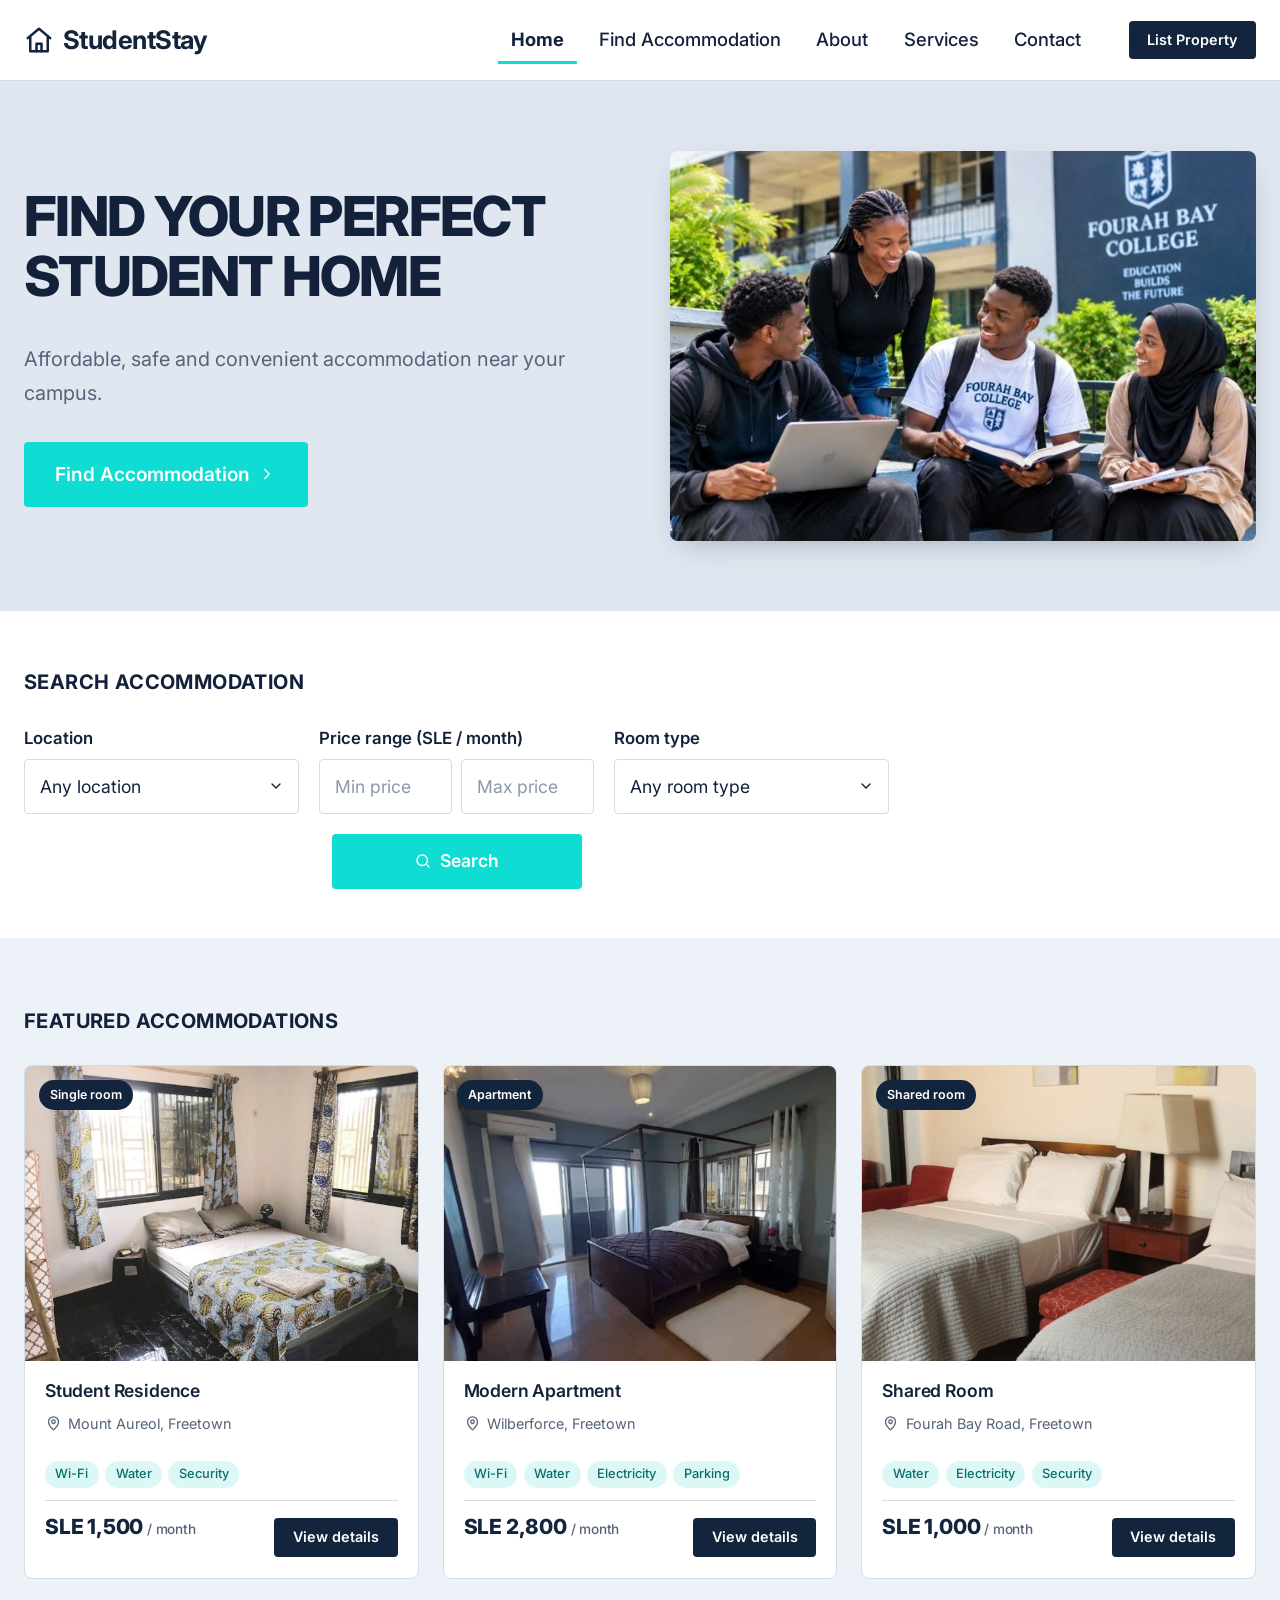
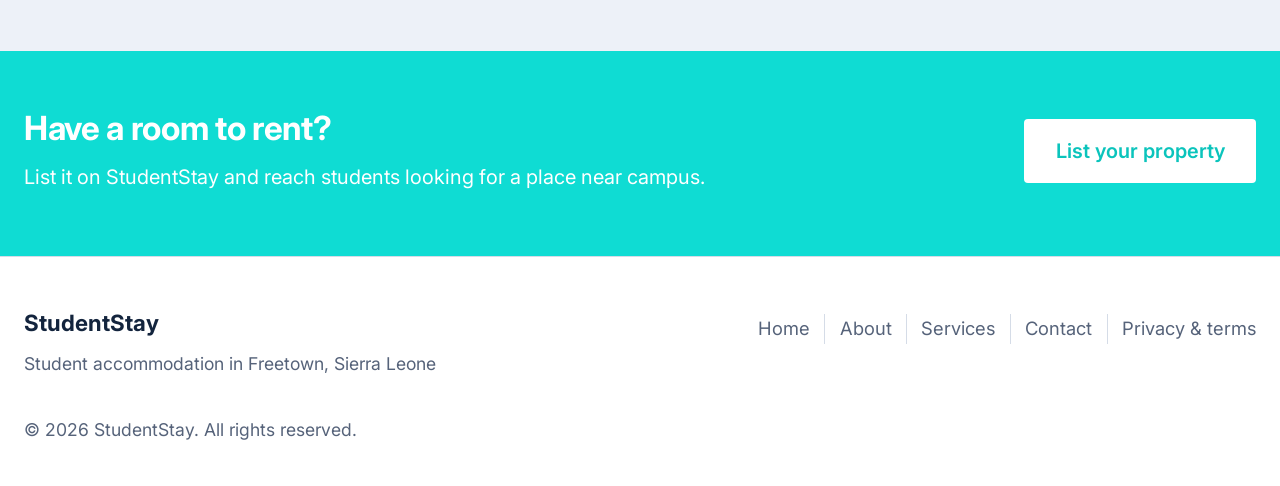
<file: index.html>
<!DOCTYPE html>
<html lang="en">
<head>
  <meta charset="UTF-8">
  <meta name="viewport" content="width=device-width, initial-scale=1">
  <title>StudentStay | Find your perfect student home in Freetown</title>
  <meta name="description" content="Search, compare and contact providers of safe, affordable student accommodation in Freetown.">
  <link rel="preconnect" href="https://fonts.googleapis.com">
  <link rel="preconnect" href="https://fonts.gstatic.com" crossorigin>
  <link href="https://fonts.googleapis.com/css2?family=Inter:wght@400;500;600;700;800&amp;display=swap" rel="stylesheet">
  <link rel="stylesheet" href="css/style.css">
</head>
<body>
  <a class="skip-link" href="#main">Skip to main content</a>

  <header class="site-header">
    <div class="wrap header-inner">
      <a class="brand" href="index.html" aria-label="StudentStay home">
        <span class="brand-mark"><svg class="icon" width="20" height="20" viewBox="0 0 24 24" fill="none" stroke="currentColor" stroke-width="1.8" stroke-linecap="round" stroke-linejoin="round" aria-hidden="true"><path d="M3 10.5 12 3l9 7.5"/><path d="M5 9.5V21h14V9.5"/><path d="M10 21v-6h4v6"/></svg></span>
        StudentStay
      </a>

      <input type="checkbox" id="nav-toggle" class="nav-toggle" aria-label="Open menu">
      <label for="nav-toggle" class="nav-burger" aria-hidden="true"><span></span><span></span><span></span></label>

      <nav class="site-nav" aria-label="Main">
        <ul class="nav-links">
          <li><a href="index.html" aria-current="page">Home</a></li>
          <li><a href="accommodation.html">Find Accommodation</a></li>
          <li><a href="about.html">About</a></li>
          <li><a href="services.html">Services</a></li>
          <li><a href="contact.html">Contact</a></li>
        </ul>
        <a class="btn btn-primary btn-sm" href="list-property.html">List Property</a>
      </nav>
    </div>
  </header>

  <main id="main">
    <section class="hero">
      <div class="wrap hero-grid">
        <div>
          <h1>Find your perfect student home</h1>
          <p class="hero-lead">Affordable, safe and convenient accommodation near your campus.</p>
          <a class="btn btn-accent btn-lg" href="accommodation.html">Find Accommodation<svg class="icon" width="20" height="20" viewBox="0 0 24 24" fill="none" stroke="currentColor" stroke-width="1.8" stroke-linecap="round" stroke-linejoin="round" aria-hidden="true"><path d="m9 6 6 6-6 6"/></svg></a>
        </div>
        <div class="hero-media">
          <div class="photo"><img src="images/hero.jpg" alt="Four Fourah Bay College students studying together outside the college" width="710" height="466"></div>
        </div>
      </div>
    </section>

    <section class="search-section" aria-labelledby="search-title">
      <div class="wrap">
        <form action="accommodation.html" method="get">
          <h2 id="search-title" class="label-title">Search accommodation</h2>
          <div class="search-fields">
            <div class="field">
              <label for="location">Location</label>
              <select class="select" id="location" name="location"><option value="">Any location</option><option>Mount Aureol</option><option>Kingtom</option><option>Wilberforce</option><option>Fourah Bay Road</option><option>Hill Station</option><option>Lumley</option></select>
            </div>
            <div class="field">
              <span class="field-label">Price range (SLE / month)</span>
              <div class="price-pair">
                <input class="input" type="number" name="min" min="0" step="100" placeholder="Min price" aria-label="Minimum price">
                <input class="input" type="number" name="max" min="0" step="100" placeholder="Max price" aria-label="Maximum price">
              </div>
            </div>
            <div class="field">
              <label for="room">Room type</label>
              <select class="select" id="room" name="room"><option value="">Any room type</option><option>Single room</option><option>Shared room</option><option>Self-contained</option><option>Apartment</option></select>
            </div>
            <button class="btn btn-accent" type="submit"><svg class="icon" width="20" height="20" viewBox="0 0 24 24" fill="none" stroke="currentColor" stroke-width="1.8" stroke-linecap="round" stroke-linejoin="round" aria-hidden="true"><circle cx="11" cy="11" r="7"/><path d="m20 20-3.5-3.5"/></svg>Search</button>
          </div>
        </form>
      </div>
    </section>

    <section class="section section-tint" aria-labelledby="featured-title">
      <div class="wrap">
        <div class="section-head">
          <h2 id="featured-title" class="label-title">Featured accommodations</h2>
        </div>
        <div class="card-grid">
        <article class="listing-card">
          <div class="photo">
            <img src="images/listing-1.jpg" alt="Single room with patterned bedding, a fan and two windows" width="640" height="480" loading="lazy">
            <span class="tag">Single room</span>
          </div>
          <div class="listing-body">
            <h3>Student Residence</h3>
            <p class="meta"><svg class="icon" width="20" height="20" viewBox="0 0 24 24" fill="none" stroke="currentColor" stroke-width="1.8" stroke-linecap="round" stroke-linejoin="round" aria-hidden="true"><path d="M12 21s-7-6.2-7-11.5a7 7 0 0 1 14 0C19 14.8 12 21 12 21z"/><circle cx="12" cy="9.5" r="2.5"/></svg>Mount Aureol, Freetown</p>
            <ul class="facility-list" aria-label="Facilities"><li>Wi-Fi</li><li>Water</li><li>Security</li></ul>
            <div class="listing-foot">
              <p class="price">SLE 1,500 <small>/ month</small></p>
              <a class="btn btn-primary btn-sm" href="listing.html">View details</a>
            </div>
          </div>
        </article>
        <article class="listing-card">
          <div class="photo">
            <img src="images/listing-3.jpg" alt="Bedroom with a four-poster bed and doors to a balcony" width="640" height="480" loading="lazy">
            <span class="tag">Apartment</span>
          </div>
          <div class="listing-body">
            <h3>Modern Apartment</h3>
            <p class="meta"><svg class="icon" width="20" height="20" viewBox="0 0 24 24" fill="none" stroke="currentColor" stroke-width="1.8" stroke-linecap="round" stroke-linejoin="round" aria-hidden="true"><path d="M12 21s-7-6.2-7-11.5a7 7 0 0 1 14 0C19 14.8 12 21 12 21z"/><circle cx="12" cy="9.5" r="2.5"/></svg>Wilberforce, Freetown</p>
            <ul class="facility-list" aria-label="Facilities"><li>Wi-Fi</li><li>Water</li><li>Electricity</li><li>Parking</li></ul>
            <div class="listing-foot">
              <p class="price">SLE 2,800 <small>/ month</small></p>
              <a class="btn btn-primary btn-sm" href="listing.html">View details</a>
            </div>
          </div>
        </article>
        <article class="listing-card">
          <div class="photo">
            <img src="images/listing-4.jpg" alt="Shared room with two beds and a bedside table" width="640" height="480" loading="lazy">
            <span class="tag">Shared room</span>
          </div>
          <div class="listing-body">
            <h3>Shared Room</h3>
            <p class="meta"><svg class="icon" width="20" height="20" viewBox="0 0 24 24" fill="none" stroke="currentColor" stroke-width="1.8" stroke-linecap="round" stroke-linejoin="round" aria-hidden="true"><path d="M12 21s-7-6.2-7-11.5a7 7 0 0 1 14 0C19 14.8 12 21 12 21z"/><circle cx="12" cy="9.5" r="2.5"/></svg>Fourah Bay Road, Freetown</p>
            <ul class="facility-list" aria-label="Facilities"><li>Water</li><li>Electricity</li><li>Security</li></ul>
            <div class="listing-foot">
              <p class="price">SLE 1,000 <small>/ month</small></p>
              <a class="btn btn-primary btn-sm" href="listing.html">View details</a>
            </div>
          </div>
        </article>
        </div>
      </div>
    </section>

    <section class="cta-strip">
      <div class="wrap cta-strip-inner">
        <div>
          <h2>Have a room to rent?</h2>
          <p>List it on StudentStay and reach students looking for a place near campus.</p>
        </div>
        <a class="btn btn-white" href="list-property.html">List your property</a>
      </div>
    </section>
  </main>

  <footer class="site-footer">
    <div class="wrap footer-inner">
      <div>
        <p class="footer-brand">StudentStay</p>
        <p>Student accommodation in Freetown, Sierra Leone</p>
      </div>
      <nav aria-label="Footer">
        <ul class="footer-links">
          <li><a href="index.html">Home</a></li>
          <li><a href="about.html">About</a></li>
          <li><a href="services.html">Services</a></li>
          <li><a href="contact.html">Contact</a></li>
          <li><a href="privacy.html">Privacy &amp; terms</a></li>
        </ul>
      </nav>
    </div>
    <div class="wrap">
      <p class="copyright">&copy; 2026 StudentStay. All rights reserved.</p>
    </div>
  </footer>
</body>
</html>
</file>
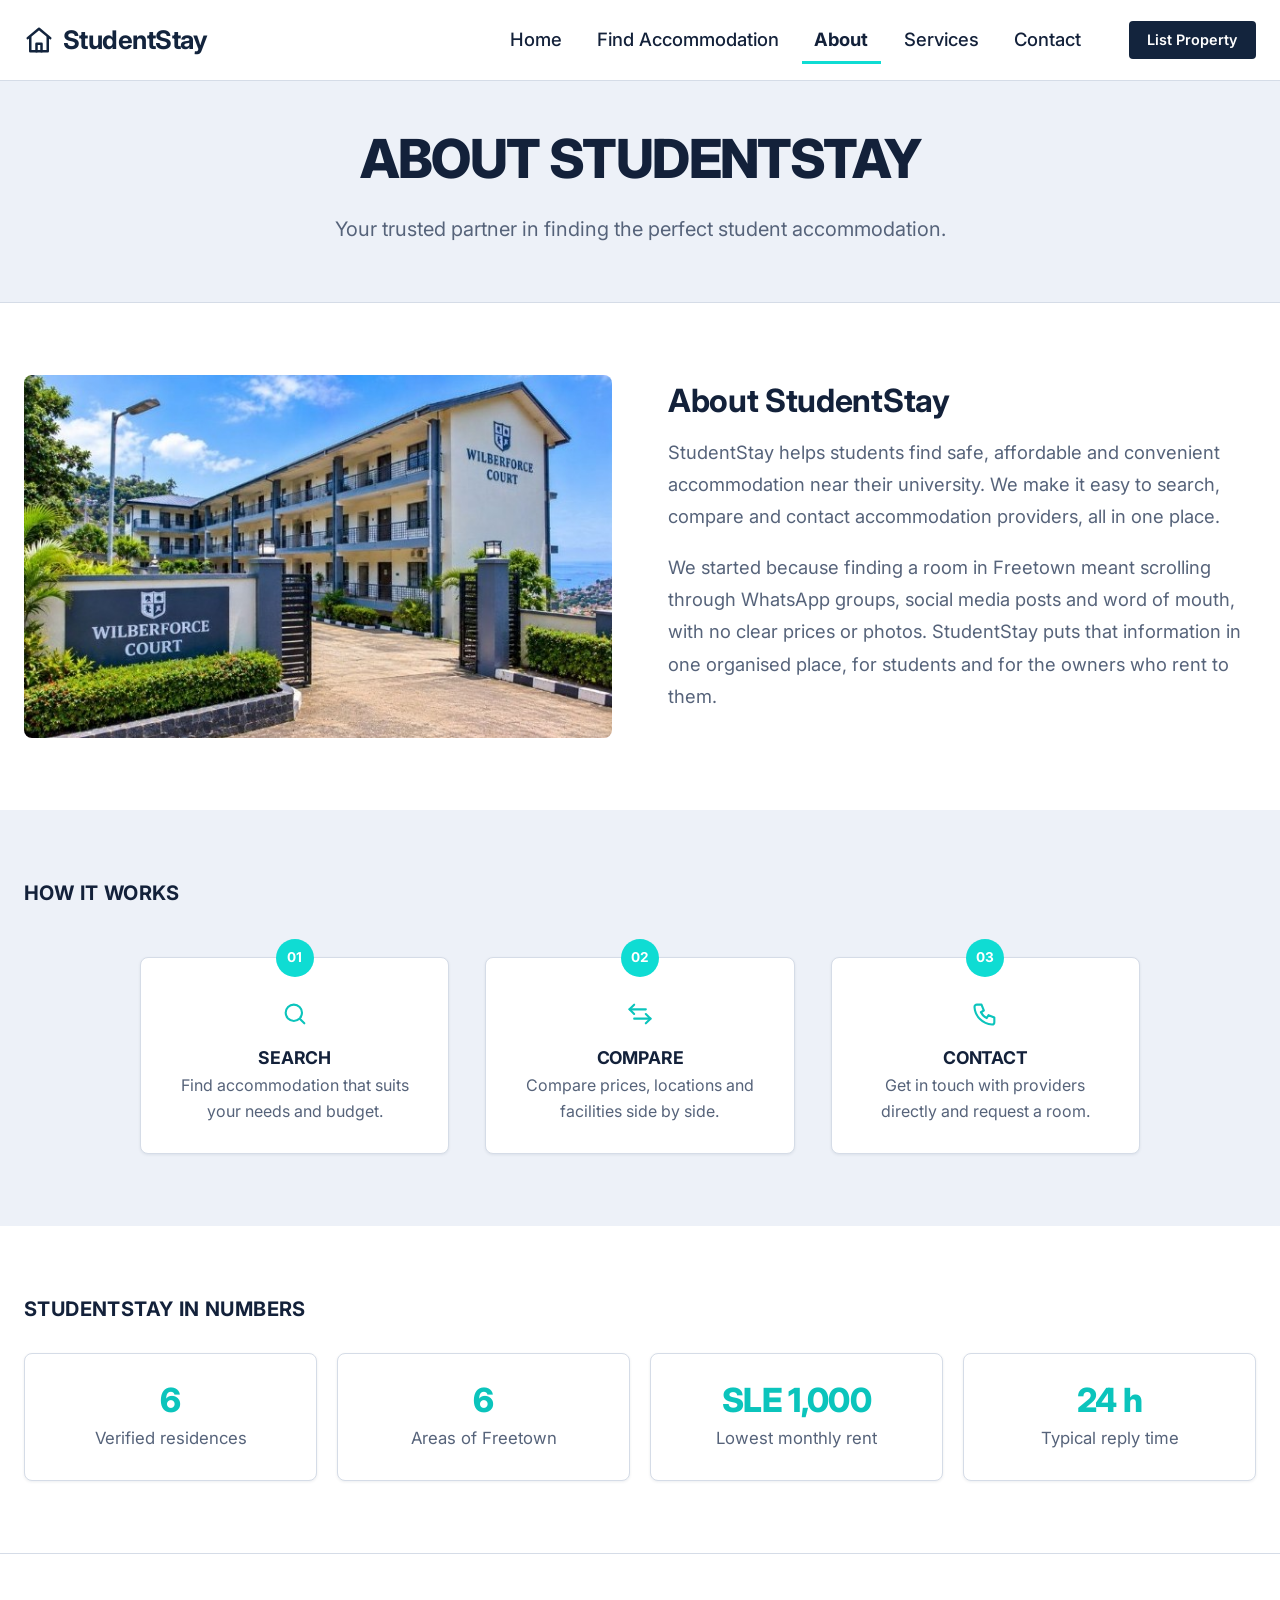
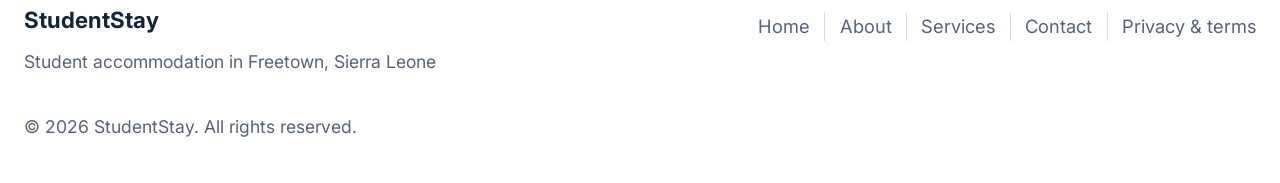
<file: about.html>
<!DOCTYPE html>
<html lang="en">
<head>
  <meta charset="UTF-8">
  <meta name="viewport" content="width=device-width, initial-scale=1">
  <title>About StudentStay</title>
  <meta name="description" content="StudentStay helps students find safe, affordable and convenient accommodation near their university.">
  <link rel="preconnect" href="https://fonts.googleapis.com">
  <link rel="preconnect" href="https://fonts.gstatic.com" crossorigin>
  <link href="https://fonts.googleapis.com/css2?family=Inter:wght@400;500;600;700;800&amp;display=swap" rel="stylesheet">
  <link rel="stylesheet" href="css/style.css">
</head>
<body>
  <a class="skip-link" href="#main">Skip to main content</a>

  <header class="site-header">
    <div class="wrap header-inner">
      <a class="brand" href="index.html" aria-label="StudentStay home">
        <span class="brand-mark"><svg class="icon" width="20" height="20" viewBox="0 0 24 24" fill="none" stroke="currentColor" stroke-width="1.8" stroke-linecap="round" stroke-linejoin="round" aria-hidden="true"><path d="M3 10.5 12 3l9 7.5"/><path d="M5 9.5V21h14V9.5"/><path d="M10 21v-6h4v6"/></svg></span>
        StudentStay
      </a>

      <input type="checkbox" id="nav-toggle" class="nav-toggle" aria-label="Open menu">
      <label for="nav-toggle" class="nav-burger" aria-hidden="true"><span></span><span></span><span></span></label>

      <nav class="site-nav" aria-label="Main">
        <ul class="nav-links">
          <li><a href="index.html">Home</a></li>
          <li><a href="accommodation.html">Find Accommodation</a></li>
          <li><a href="about.html" aria-current="page">About</a></li>
          <li><a href="services.html">Services</a></li>
          <li><a href="contact.html">Contact</a></li>
        </ul>
        <a class="btn btn-primary btn-sm" href="list-property.html">List Property</a>
      </nav>
    </div>
  </header>

  <main id="main">
    <section class="page-hero page-hero-center">
      <div class="wrap">
        <h1>About StudentStay</h1>
        <p>Your trusted partner in finding the perfect student accommodation.</p>
      </div>
    </section>

    <section class="section">
      <div class="wrap split">
        <div class="photo"><img src="images/wilberforce.jpg" alt="Wilberforce Court student residence with its gated entrance and sign" width="625" height="386"></div>
        <div class="split-text">
          <h2>About StudentStay</h2>
          <p>StudentStay helps students find safe, affordable and convenient accommodation near their university. We make it easy to search, compare and contact accommodation providers, all in one place.</p>
          <p>We started because finding a room in Freetown meant scrolling through WhatsApp groups, social media posts and word of mouth, with no clear prices or photos. StudentStay puts that information in one organised place, for students and for the owners who rent to them.</p>
        </div>
      </div>
    </section>

    <section class="section section-tint" aria-labelledby="how-title">
      <div class="wrap">
        <h2 id="how-title" class="label-title section-label">How it works</h2>
        <ol class="how-grid">
          <li class="how-card">
            <span class="how-num">01</span>
            <svg class="icon how-icon" width="20" height="20" viewBox="0 0 24 24" fill="none" stroke="currentColor" stroke-width="1.8" stroke-linecap="round" stroke-linejoin="round" aria-hidden="true"><circle cx="11" cy="11" r="7"/><path d="m20 20-3.5-3.5"/></svg>
            <h3>Search</h3>
            <p>Find accommodation that suits your needs and budget.</p>
          </li>
          <li class="how-card">
            <span class="how-num">02</span>
            <svg class="icon how-icon" width="20" height="20" viewBox="0 0 24 24" fill="none" stroke="currentColor" stroke-width="1.8" stroke-linecap="round" stroke-linejoin="round" aria-hidden="true"><path d="M7 4 3 8l4 4"/><path d="M3 8h14"/><path d="m17 20 4-4-4-4"/><path d="M21 16H7"/></svg>
            <h3>Compare</h3>
            <p>Compare prices, locations and facilities side by side.</p>
          </li>
          <li class="how-card">
            <span class="how-num">03</span>
            <svg class="icon how-icon" width="20" height="20" viewBox="0 0 24 24" fill="none" stroke="currentColor" stroke-width="1.8" stroke-linecap="round" stroke-linejoin="round" aria-hidden="true"><path d="M5 4h4l2 5-2.5 1.5a11 11 0 0 0 5 5L15 13l5 2v4a2 2 0 0 1-2 2A16 16 0 0 1 3 6a2 2 0 0 1 2-2"/></svg>
            <h3>Contact</h3>
            <p>Get in touch with providers directly and request a room.</p>
          </li>
        </ol>
      </div>
    </section>

    <section class="section" aria-labelledby="numbers-title">
      <div class="wrap">
        <h2 id="numbers-title" class="label-title section-label">StudentStay in numbers</h2>
        <dl class="stats">
          <div class="card stat"><dt>Verified residences</dt><dd>6</dd></div>
          <div class="card stat"><dt>Areas of Freetown</dt><dd>6</dd></div>
          <div class="card stat"><dt>Lowest monthly rent</dt><dd>SLE 1,000</dd></div>
          <div class="card stat"><dt>Typical reply time</dt><dd>24 h</dd></div>
        </dl>
      </div>
    </section>
  </main>

  <footer class="site-footer">
    <div class="wrap footer-inner">
      <div>
        <p class="footer-brand">StudentStay</p>
        <p>Student accommodation in Freetown, Sierra Leone</p>
      </div>
      <nav aria-label="Footer">
        <ul class="footer-links">
          <li><a href="index.html">Home</a></li>
          <li><a href="about.html">About</a></li>
          <li><a href="services.html">Services</a></li>
          <li><a href="contact.html">Contact</a></li>
          <li><a href="privacy.html">Privacy &amp; terms</a></li>
        </ul>
      </nav>
    </div>
    <div class="wrap">
      <p class="copyright">&copy; 2026 StudentStay. All rights reserved.</p>
    </div>
  </footer>
</body>
</html>
</file>
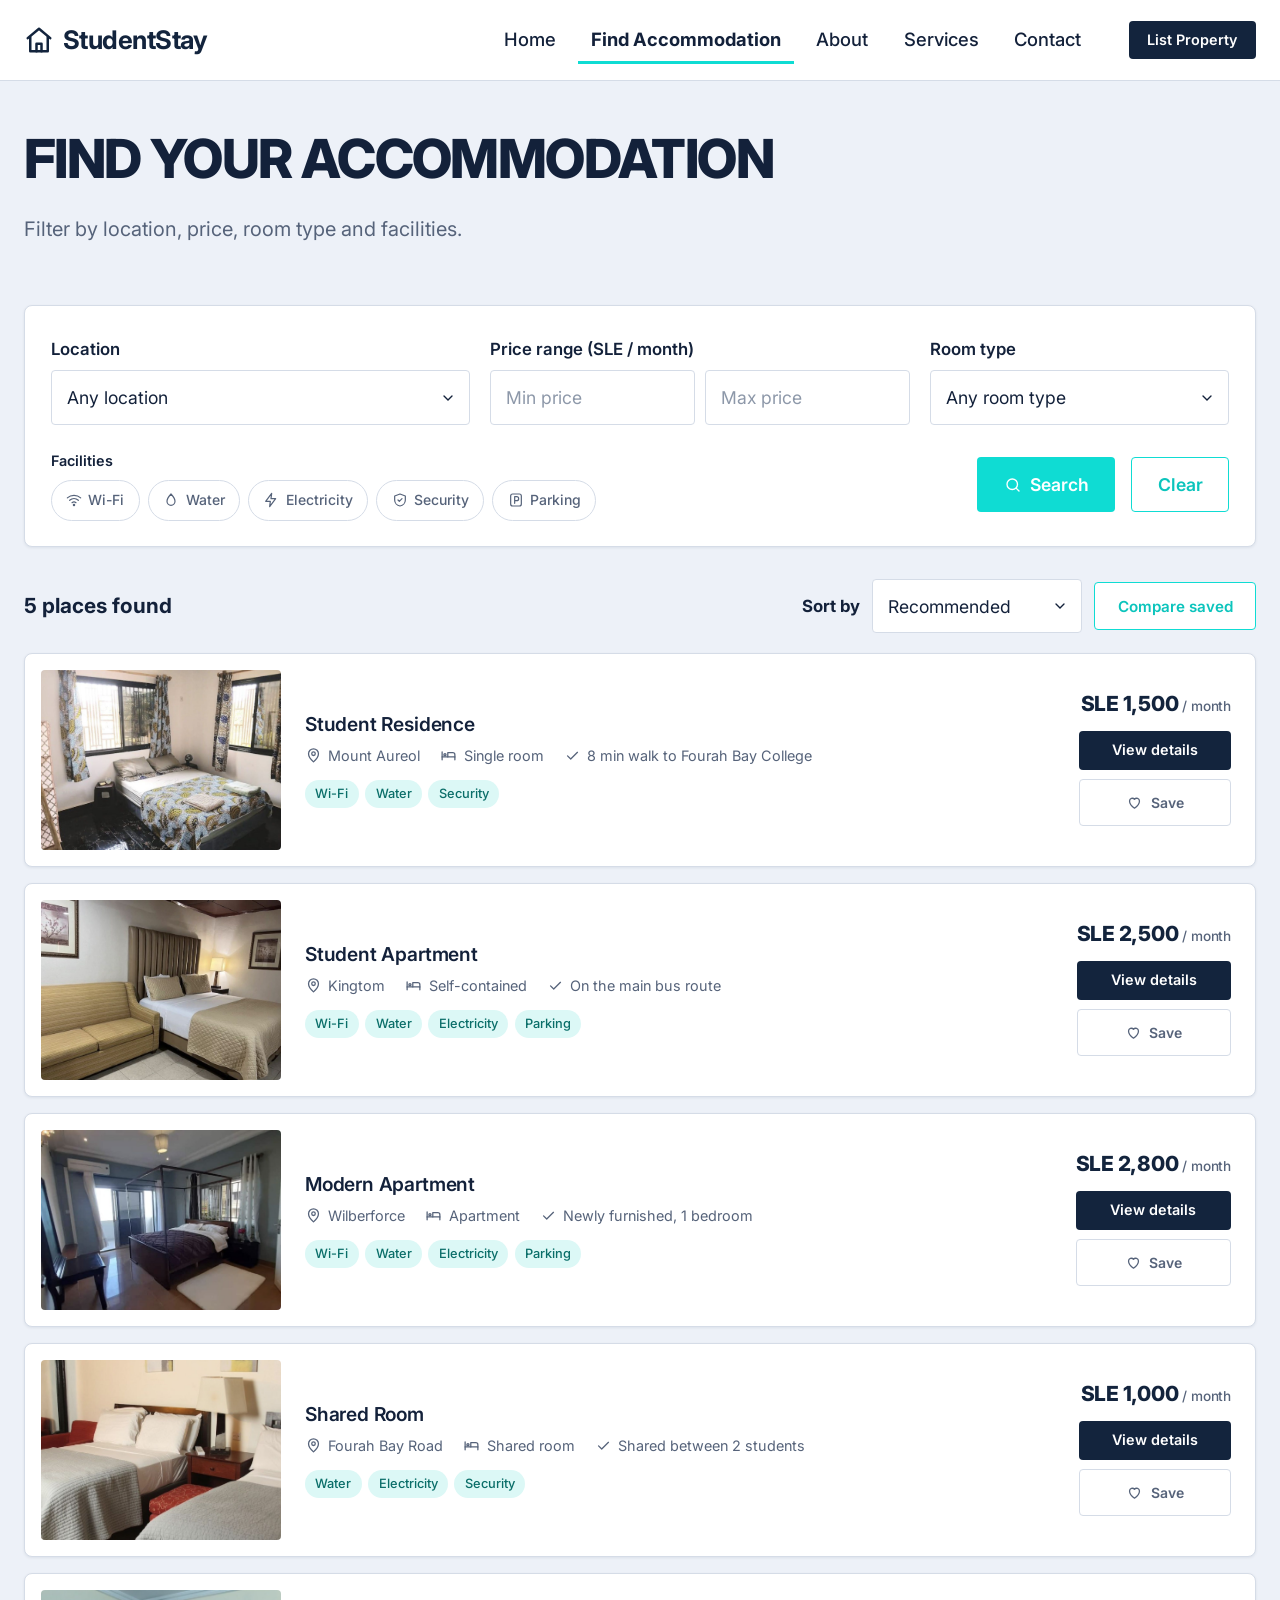
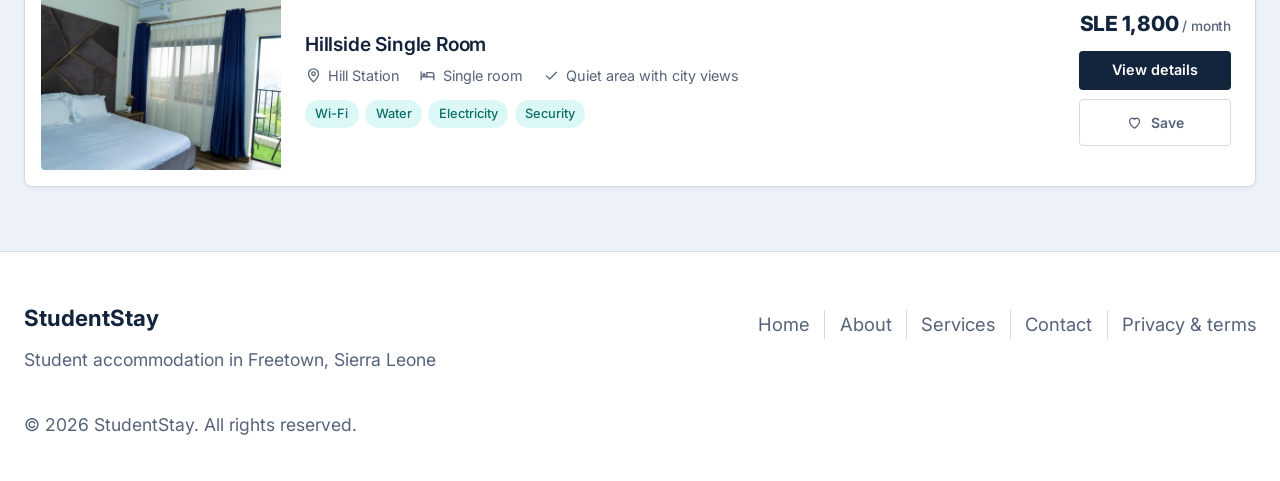
<file: accommodation.html>
<!DOCTYPE html>
<html lang="en">
<head>
  <meta charset="UTF-8">
  <meta name="viewport" content="width=device-width, initial-scale=1">
  <title>Find accommodation | StudentStay</title>
  <meta name="description" content="Search student rooms and apartments in Freetown by location, price, room type and facilities.">
  <link rel="preconnect" href="https://fonts.googleapis.com">
  <link rel="preconnect" href="https://fonts.gstatic.com" crossorigin>
  <link href="https://fonts.googleapis.com/css2?family=Inter:wght@400;500;600;700;800&amp;display=swap" rel="stylesheet">
  <link rel="stylesheet" href="css/style.css">
</head>
<body>
  <a class="skip-link" href="#main">Skip to main content</a>

  <header class="site-header">
    <div class="wrap header-inner">
      <a class="brand" href="index.html" aria-label="StudentStay home">
        <span class="brand-mark"><svg class="icon" width="20" height="20" viewBox="0 0 24 24" fill="none" stroke="currentColor" stroke-width="1.8" stroke-linecap="round" stroke-linejoin="round" aria-hidden="true"><path d="M3 10.5 12 3l9 7.5"/><path d="M5 9.5V21h14V9.5"/><path d="M10 21v-6h4v6"/></svg></span>
        StudentStay
      </a>

      <input type="checkbox" id="nav-toggle" class="nav-toggle" aria-label="Open menu">
      <label for="nav-toggle" class="nav-burger" aria-hidden="true"><span></span><span></span><span></span></label>

      <nav class="site-nav" aria-label="Main">
        <ul class="nav-links">
          <li><a href="index.html">Home</a></li>
          <li><a href="accommodation.html" aria-current="page">Find Accommodation</a></li>
          <li><a href="about.html">About</a></li>
          <li><a href="services.html">Services</a></li>
          <li><a href="contact.html">Contact</a></li>
        </ul>
        <a class="btn btn-primary btn-sm" href="list-property.html">List Property</a>
      </nav>
    </div>
  </header>

  <main id="main" class="page-mist">
    <section class="page-hero">
      <div class="wrap">
        <h1>Find your accommodation</h1>
        <p>Filter by location, price, room type and facilities.</p>
      </div>
    </section>

    <div class="wrap page-body">
      <form class="card filter-card" action="accommodation.html" method="get" aria-label="Filter accommodation">
        <div class="filter-fields">
          <div class="field">
            <label for="f-location">Location</label>
            <select class="select" id="f-location" name="location"><option value="">Any location</option><option>Mount Aureol</option><option>Kingtom</option><option>Wilberforce</option><option>Fourah Bay Road</option><option>Hill Station</option><option>Lumley</option></select>
          </div>
          <div class="field">
            <span class="field-label">Price range (SLE / month)</span>
            <div class="price-pair">
              <input class="input" type="number" name="min" min="0" step="100" placeholder="Min price" aria-label="Minimum price">
              <input class="input" type="number" name="max" min="0" step="100" placeholder="Max price" aria-label="Maximum price">
            </div>
          </div>
          <div class="field">
            <label for="f-room">Room type</label>
            <select class="select" id="f-room" name="room"><option value="">Any room type</option><option>Single room</option><option>Shared room</option><option>Self-contained</option><option>Apartment</option></select>
          </div>
        </div>
        <div class="filter-foot">
          <fieldset class="chip-group">
            <legend>Facilities</legend>
            <label class="chip"><input type="checkbox" name="facility" value="Wi-Fi"><span><svg class="icon" width="20" height="20" viewBox="0 0 24 24" fill="none" stroke="currentColor" stroke-width="1.8" stroke-linecap="round" stroke-linejoin="round" aria-hidden="true"><path d="M2 8.8a15 15 0 0 1 20 0"/><path d="M5.5 12.4a10 10 0 0 1 13 0"/><path d="M9 16a5 5 0 0 1 6 0"/><circle cx="12" cy="19.5" r="1"/></svg>Wi-Fi</span></label>
            <label class="chip"><input type="checkbox" name="facility" value="Water"><span><svg class="icon" width="20" height="20" viewBox="0 0 24 24" fill="none" stroke="currentColor" stroke-width="1.8" stroke-linecap="round" stroke-linejoin="round" aria-hidden="true"><path d="M12 3s6 6.5 6 11a6 6 0 0 1-12 0c0-4.5 6-11 6-11z"/></svg>Water</span></label>
            <label class="chip"><input type="checkbox" name="facility" value="Electricity"><span><svg class="icon" width="20" height="20" viewBox="0 0 24 24" fill="none" stroke="currentColor" stroke-width="1.8" stroke-linecap="round" stroke-linejoin="round" aria-hidden="true"><path d="M13 2 4 14h7l-1 8 9-12h-7z"/></svg>Electricity</span></label>
            <label class="chip"><input type="checkbox" name="facility" value="Security"><span><svg class="icon" width="20" height="20" viewBox="0 0 24 24" fill="none" stroke="currentColor" stroke-width="1.8" stroke-linecap="round" stroke-linejoin="round" aria-hidden="true"><path d="M12 3 4 6v6c0 4.5 3.4 8.3 8 9 4.6-.7 8-4.5 8-9V6z"/><path d="m9 12 2 2 4-4"/></svg>Security</span></label>
            <label class="chip"><input type="checkbox" name="facility" value="Parking"><span><svg class="icon" width="20" height="20" viewBox="0 0 24 24" fill="none" stroke="currentColor" stroke-width="1.8" stroke-linecap="round" stroke-linejoin="round" aria-hidden="true"><rect x="4" y="3" width="16" height="18" rx="3"/><path d="M10 17V7h3a3 3 0 0 1 0 6h-3"/></svg>Parking</span></label>
          </fieldset>
          <div class="filter-buttons">
            <button class="btn btn-accent" type="submit"><svg class="icon" width="20" height="20" viewBox="0 0 24 24" fill="none" stroke="currentColor" stroke-width="1.8" stroke-linecap="round" stroke-linejoin="round" aria-hidden="true"><circle cx="11" cy="11" r="7"/><path d="m20 20-3.5-3.5"/></svg>Search</button>
            <button class="btn btn-outline-accent" type="reset">Clear</button>
          </div>
        </div>
      </form>

      <div class="results-bar">
        <p class="results-count">5 places found</p>
        <div class="results-tools">
          <label class="sort" for="sort">Sort by
            <select class="select" id="sort" name="sort">
              <option>Recommended</option>
              <option>Price: low to high</option>
              <option>Price: high to low</option>
            </select>
          </label>
          <a class="btn btn-outline-accent" href="compare.html">Compare saved</a>
        </div>
      </div>

      <ol class="results" aria-label="Search results">
        <li class="result">
          <div class="photo"><img src="images/listing-1.jpg" alt="Single room with patterned bedding, a fan and two windows" width="500" height="375" loading="lazy"></div>
          <div class="result-body">
            <h3>Student Residence</h3>
            <div class="result-facts">
              <span class="meta"><svg class="icon" width="20" height="20" viewBox="0 0 24 24" fill="none" stroke="currentColor" stroke-width="1.8" stroke-linecap="round" stroke-linejoin="round" aria-hidden="true"><path d="M12 21s-7-6.2-7-11.5a7 7 0 0 1 14 0C19 14.8 12 21 12 21z"/><circle cx="12" cy="9.5" r="2.5"/></svg>Mount Aureol</span>
              <span class="meta"><svg class="icon" width="20" height="20" viewBox="0 0 24 24" fill="none" stroke="currentColor" stroke-width="1.8" stroke-linecap="round" stroke-linejoin="round" aria-hidden="true"><path d="M3 18V7"/><path d="M3 14h18v4"/><path d="M21 14v-3a3 3 0 0 0-3-3h-7v6"/><circle cx="7" cy="11" r="1.5"/></svg>Single room</span>
              <span class="meta"><svg class="icon" width="20" height="20" viewBox="0 0 24 24" fill="none" stroke="currentColor" stroke-width="1.8" stroke-linecap="round" stroke-linejoin="round" aria-hidden="true"><path d="m5 12.5 4.5 4.5L19 7.5"/></svg>8 min walk to Fourah Bay College</span>
            </div>
            <ul class="facility-list" aria-label="Facilities"><li>Wi-Fi</li><li>Water</li><li>Security</li></ul>
          </div>
          <div class="result-actions">
            <p class="price">SLE 1,500 <small>/ month</small></p>
            <a class="btn btn-primary btn-sm" href="listing.html">View details</a>
            <label class="save"><input type="checkbox" name="saved" value="1"><span><svg class="icon" width="20" height="20" viewBox="0 0 24 24" fill="none" stroke="currentColor" stroke-width="1.8" stroke-linecap="round" stroke-linejoin="round" aria-hidden="true"><path d="M12 20s-7-4.4-7-10a4 4 0 0 1 7-2.6A4 4 0 0 1 19 10c0 5.6-7 10-7 10z"/></svg><span class="visually-hidden">Student Residence</span></span></label>
          </div>
        </li>
        <li class="result">
          <div class="photo"><img src="images/listing-2.jpg" alt="Self-contained room with a double bed and a sofa" width="500" height="375" loading="lazy"></div>
          <div class="result-body">
            <h3>Student Apartment</h3>
            <div class="result-facts">
              <span class="meta"><svg class="icon" width="20" height="20" viewBox="0 0 24 24" fill="none" stroke="currentColor" stroke-width="1.8" stroke-linecap="round" stroke-linejoin="round" aria-hidden="true"><path d="M12 21s-7-6.2-7-11.5a7 7 0 0 1 14 0C19 14.8 12 21 12 21z"/><circle cx="12" cy="9.5" r="2.5"/></svg>Kingtom</span>
              <span class="meta"><svg class="icon" width="20" height="20" viewBox="0 0 24 24" fill="none" stroke="currentColor" stroke-width="1.8" stroke-linecap="round" stroke-linejoin="round" aria-hidden="true"><path d="M3 18V7"/><path d="M3 14h18v4"/><path d="M21 14v-3a3 3 0 0 0-3-3h-7v6"/><circle cx="7" cy="11" r="1.5"/></svg>Self-contained</span>
              <span class="meta"><svg class="icon" width="20" height="20" viewBox="0 0 24 24" fill="none" stroke="currentColor" stroke-width="1.8" stroke-linecap="round" stroke-linejoin="round" aria-hidden="true"><path d="m5 12.5 4.5 4.5L19 7.5"/></svg>On the main bus route</span>
            </div>
            <ul class="facility-list" aria-label="Facilities"><li>Wi-Fi</li><li>Water</li><li>Electricity</li><li>Parking</li></ul>
          </div>
          <div class="result-actions">
            <p class="price">SLE 2,500 <small>/ month</small></p>
            <a class="btn btn-primary btn-sm" href="listing.html">View details</a>
            <label class="save"><input type="checkbox" name="saved" value="2"><span><svg class="icon" width="20" height="20" viewBox="0 0 24 24" fill="none" stroke="currentColor" stroke-width="1.8" stroke-linecap="round" stroke-linejoin="round" aria-hidden="true"><path d="M12 20s-7-4.4-7-10a4 4 0 0 1 7-2.6A4 4 0 0 1 19 10c0 5.6-7 10-7 10z"/></svg><span class="visually-hidden">Student Apartment</span></span></label>
          </div>
        </li>
        <li class="result">
          <div class="photo"><img src="images/listing-3.jpg" alt="Bedroom with a four-poster bed and doors to a balcony" width="500" height="375" loading="lazy"></div>
          <div class="result-body">
            <h3>Modern Apartment</h3>
            <div class="result-facts">
              <span class="meta"><svg class="icon" width="20" height="20" viewBox="0 0 24 24" fill="none" stroke="currentColor" stroke-width="1.8" stroke-linecap="round" stroke-linejoin="round" aria-hidden="true"><path d="M12 21s-7-6.2-7-11.5a7 7 0 0 1 14 0C19 14.8 12 21 12 21z"/><circle cx="12" cy="9.5" r="2.5"/></svg>Wilberforce</span>
              <span class="meta"><svg class="icon" width="20" height="20" viewBox="0 0 24 24" fill="none" stroke="currentColor" stroke-width="1.8" stroke-linecap="round" stroke-linejoin="round" aria-hidden="true"><path d="M3 18V7"/><path d="M3 14h18v4"/><path d="M21 14v-3a3 3 0 0 0-3-3h-7v6"/><circle cx="7" cy="11" r="1.5"/></svg>Apartment</span>
              <span class="meta"><svg class="icon" width="20" height="20" viewBox="0 0 24 24" fill="none" stroke="currentColor" stroke-width="1.8" stroke-linecap="round" stroke-linejoin="round" aria-hidden="true"><path d="m5 12.5 4.5 4.5L19 7.5"/></svg>Newly furnished, 1 bedroom</span>
            </div>
            <ul class="facility-list" aria-label="Facilities"><li>Wi-Fi</li><li>Water</li><li>Electricity</li><li>Parking</li></ul>
          </div>
          <div class="result-actions">
            <p class="price">SLE 2,800 <small>/ month</small></p>
            <a class="btn btn-primary btn-sm" href="listing.html">View details</a>
            <label class="save"><input type="checkbox" name="saved" value="3"><span><svg class="icon" width="20" height="20" viewBox="0 0 24 24" fill="none" stroke="currentColor" stroke-width="1.8" stroke-linecap="round" stroke-linejoin="round" aria-hidden="true"><path d="M12 20s-7-4.4-7-10a4 4 0 0 1 7-2.6A4 4 0 0 1 19 10c0 5.6-7 10-7 10z"/></svg><span class="visually-hidden">Modern Apartment</span></span></label>
          </div>
        </li>
        <li class="result">
          <div class="photo"><img src="images/listing-4.jpg" alt="Shared room with two beds and a bedside table" width="500" height="375" loading="lazy"></div>
          <div class="result-body">
            <h3>Shared Room</h3>
            <div class="result-facts">
              <span class="meta"><svg class="icon" width="20" height="20" viewBox="0 0 24 24" fill="none" stroke="currentColor" stroke-width="1.8" stroke-linecap="round" stroke-linejoin="round" aria-hidden="true"><path d="M12 21s-7-6.2-7-11.5a7 7 0 0 1 14 0C19 14.8 12 21 12 21z"/><circle cx="12" cy="9.5" r="2.5"/></svg>Fourah Bay Road</span>
              <span class="meta"><svg class="icon" width="20" height="20" viewBox="0 0 24 24" fill="none" stroke="currentColor" stroke-width="1.8" stroke-linecap="round" stroke-linejoin="round" aria-hidden="true"><path d="M3 18V7"/><path d="M3 14h18v4"/><path d="M21 14v-3a3 3 0 0 0-3-3h-7v6"/><circle cx="7" cy="11" r="1.5"/></svg>Shared room</span>
              <span class="meta"><svg class="icon" width="20" height="20" viewBox="0 0 24 24" fill="none" stroke="currentColor" stroke-width="1.8" stroke-linecap="round" stroke-linejoin="round" aria-hidden="true"><path d="m5 12.5 4.5 4.5L19 7.5"/></svg>Shared between 2 students</span>
            </div>
            <ul class="facility-list" aria-label="Facilities"><li>Water</li><li>Electricity</li><li>Security</li></ul>
          </div>
          <div class="result-actions">
            <p class="price">SLE 1,000 <small>/ month</small></p>
            <a class="btn btn-primary btn-sm" href="listing.html">View details</a>
            <label class="save"><input type="checkbox" name="saved" value="4"><span><svg class="icon" width="20" height="20" viewBox="0 0 24 24" fill="none" stroke="currentColor" stroke-width="1.8" stroke-linecap="round" stroke-linejoin="round" aria-hidden="true"><path d="M12 20s-7-4.4-7-10a4 4 0 0 1 7-2.6A4 4 0 0 1 19 10c0 5.6-7 10-7 10z"/></svg><span class="visually-hidden">Shared Room</span></span></label>
          </div>
        </li>
        <li class="result">
          <div class="photo"><img src="images/listing-5.jpg" alt="Bright room with a balcony looking out over the hills of Freetown" width="500" height="375" loading="lazy"></div>
          <div class="result-body">
            <h3>Hillside Single Room</h3>
            <div class="result-facts">
              <span class="meta"><svg class="icon" width="20" height="20" viewBox="0 0 24 24" fill="none" stroke="currentColor" stroke-width="1.8" stroke-linecap="round" stroke-linejoin="round" aria-hidden="true"><path d="M12 21s-7-6.2-7-11.5a7 7 0 0 1 14 0C19 14.8 12 21 12 21z"/><circle cx="12" cy="9.5" r="2.5"/></svg>Hill Station</span>
              <span class="meta"><svg class="icon" width="20" height="20" viewBox="0 0 24 24" fill="none" stroke="currentColor" stroke-width="1.8" stroke-linecap="round" stroke-linejoin="round" aria-hidden="true"><path d="M3 18V7"/><path d="M3 14h18v4"/><path d="M21 14v-3a3 3 0 0 0-3-3h-7v6"/><circle cx="7" cy="11" r="1.5"/></svg>Single room</span>
              <span class="meta"><svg class="icon" width="20" height="20" viewBox="0 0 24 24" fill="none" stroke="currentColor" stroke-width="1.8" stroke-linecap="round" stroke-linejoin="round" aria-hidden="true"><path d="m5 12.5 4.5 4.5L19 7.5"/></svg>Quiet area with city views</span>
            </div>
            <ul class="facility-list" aria-label="Facilities"><li>Wi-Fi</li><li>Water</li><li>Electricity</li><li>Security</li></ul>
          </div>
          <div class="result-actions">
            <p class="price">SLE 1,800 <small>/ month</small></p>
            <a class="btn btn-primary btn-sm" href="listing.html">View details</a>
            <label class="save"><input type="checkbox" name="saved" value="5"><span><svg class="icon" width="20" height="20" viewBox="0 0 24 24" fill="none" stroke="currentColor" stroke-width="1.8" stroke-linecap="round" stroke-linejoin="round" aria-hidden="true"><path d="M12 20s-7-4.4-7-10a4 4 0 0 1 7-2.6A4 4 0 0 1 19 10c0 5.6-7 10-7 10z"/></svg><span class="visually-hidden">Hillside Single Room</span></span></label>
          </div>
        </li>
      </ol>
    </div>
  </main>

  <footer class="site-footer">
    <div class="wrap footer-inner">
      <div>
        <p class="footer-brand">StudentStay</p>
        <p>Student accommodation in Freetown, Sierra Leone</p>
      </div>
      <nav aria-label="Footer">
        <ul class="footer-links">
          <li><a href="index.html">Home</a></li>
          <li><a href="about.html">About</a></li>
          <li><a href="services.html">Services</a></li>
          <li><a href="contact.html">Contact</a></li>
          <li><a href="privacy.html">Privacy &amp; terms</a></li>
        </ul>
      </nav>
    </div>
    <div class="wrap">
      <p class="copyright">&copy; 2026 StudentStay. All rights reserved.</p>
    </div>
  </footer>
</body>
</html>
</file>
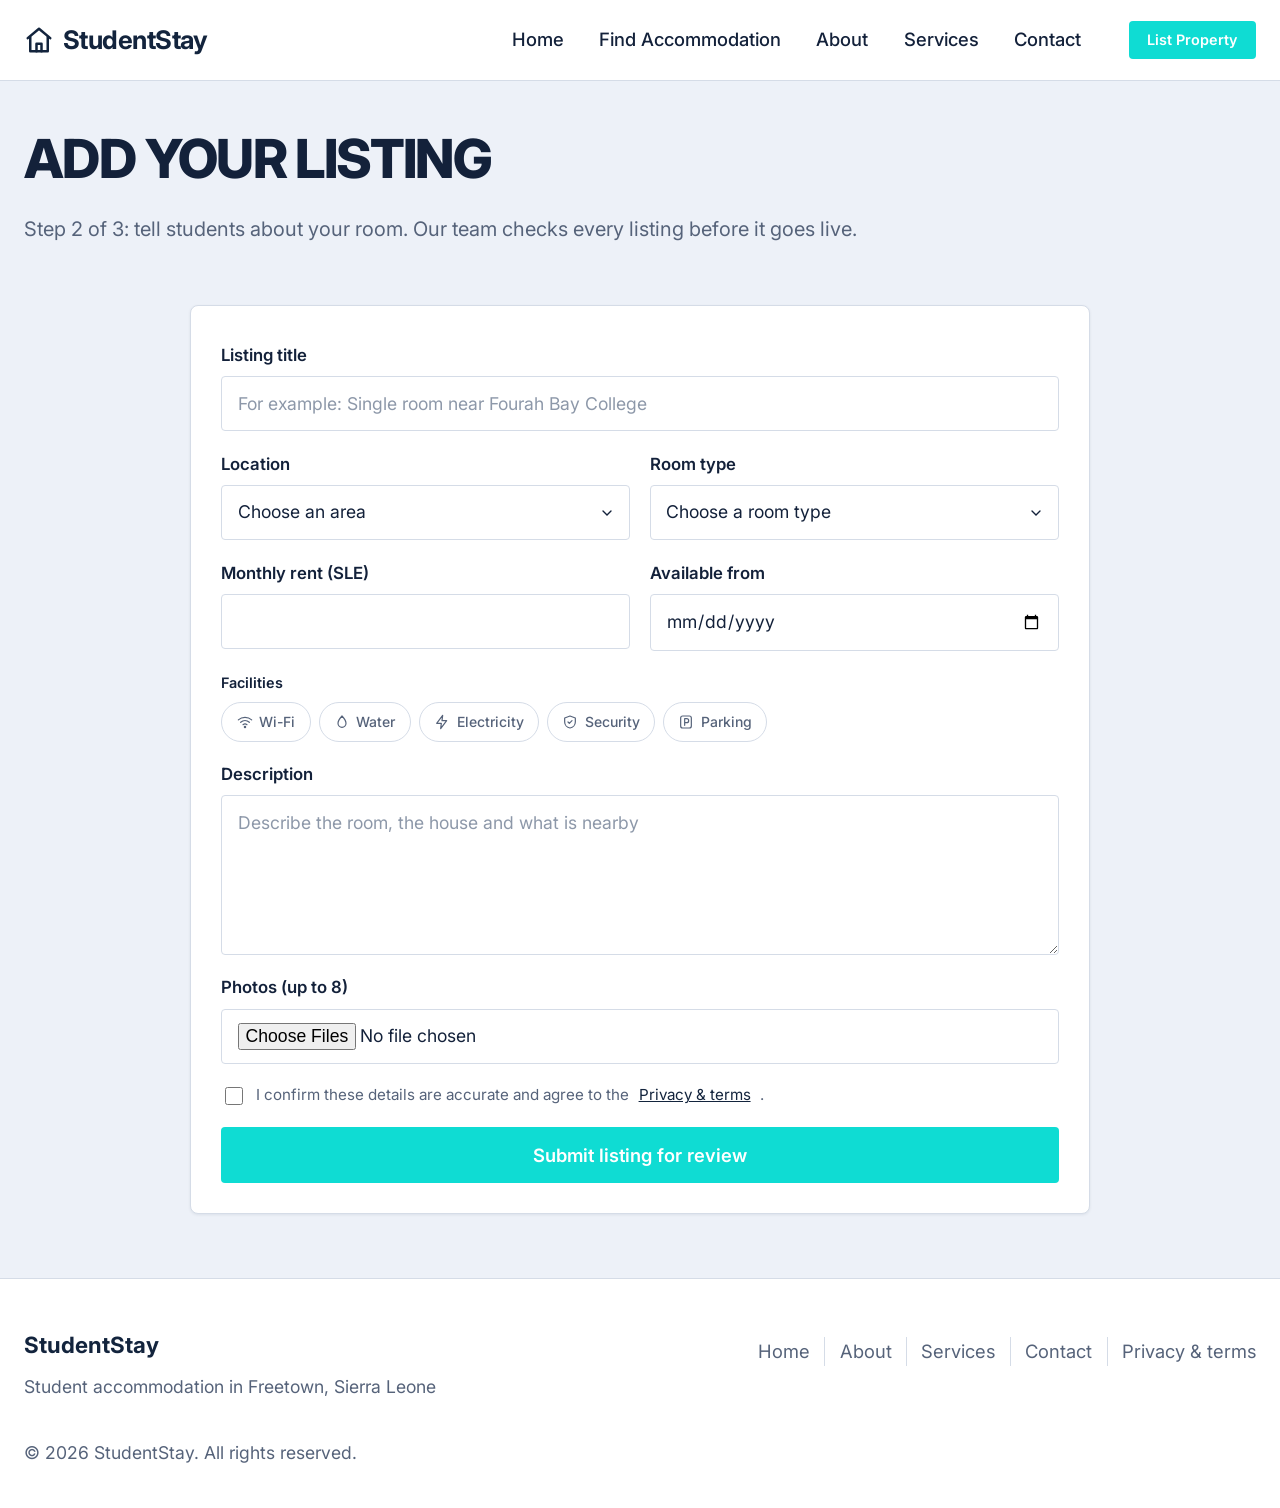
<file: add-listing.html>
<!DOCTYPE html>
<html lang="en">
<head>
  <meta charset="UTF-8">
  <meta name="viewport" content="width=device-width, initial-scale=1">
  <title>Add your listing | StudentStay</title>
  <meta name="description" content="Add your property details and photos.">
  <link rel="preconnect" href="https://fonts.googleapis.com">
  <link rel="preconnect" href="https://fonts.gstatic.com" crossorigin>
  <link href="https://fonts.googleapis.com/css2?family=Inter:wght@400;500;600;700;800&amp;display=swap" rel="stylesheet">
  <link rel="stylesheet" href="css/style.css">
</head>
<body>
  <a class="skip-link" href="#main">Skip to main content</a>

  <header class="site-header">
    <div class="wrap header-inner">
      <a class="brand" href="index.html" aria-label="StudentStay home">
        <span class="brand-mark"><svg class="icon" width="20" height="20" viewBox="0 0 24 24" fill="none" stroke="currentColor" stroke-width="1.8" stroke-linecap="round" stroke-linejoin="round" aria-hidden="true"><path d="M3 10.5 12 3l9 7.5"/><path d="M5 9.5V21h14V9.5"/><path d="M10 21v-6h4v6"/></svg></span>
        StudentStay
      </a>

      <input type="checkbox" id="nav-toggle" class="nav-toggle" aria-label="Open menu">
      <label for="nav-toggle" class="nav-burger" aria-hidden="true"><span></span><span></span><span></span></label>

      <nav class="site-nav" aria-label="Main">
        <ul class="nav-links">
          <li><a href="index.html">Home</a></li>
          <li><a href="accommodation.html">Find Accommodation</a></li>
          <li><a href="about.html">About</a></li>
          <li><a href="services.html">Services</a></li>
          <li><a href="contact.html">Contact</a></li>
        </ul>
        <a class="btn btn-accent btn-sm" href="list-property.html" aria-current="page">List Property</a>
      </nav>
    </div>
  </header>

  <main id="main" class="page-mist">
    <section class="page-hero">
      <div class="wrap">
        <h1>Add your listing</h1>
        <p>Step 2 of 3: tell students about your room. Our team checks every listing before it goes live.</p>
      </div>
    </section>

    <div class="wrap page-body narrow-wide">
      <form class="card panel" action="thank-you-listing.html" method="get">
        <div class="form-grid">
          <div class="field full">
            <label for="p-title">Listing title</label>
            <input class="input" id="p-title" name="title" placeholder="For example: Single room near Fourah Bay College" required>
            <span class="error-msg">Give your listing a title.</span>
          </div>
          <div class="field">
            <label for="p-area">Location</label>
            <select class="select" id="p-area" name="location" required><option value="">Choose an area</option><option>Mount Aureol</option><option>Kingtom</option><option>Wilberforce</option><option>Fourah Bay Road</option><option>Hill Station</option><option>Lumley</option></select>
            <span class="error-msg">Choose the area.</span>
          </div>
          <div class="field">
            <label for="p-type">Room type</label>
            <select class="select" id="p-type" name="room" required><option value="">Choose a room type</option><option>Single room</option><option>Shared room</option><option>Self-contained</option><option>Apartment</option></select>
            <span class="error-msg">Choose the room type.</span>
          </div>
          <div class="field">
            <label for="p-price">Monthly rent (SLE)</label>
            <input class="input" id="p-price" name="price" type="number" min="100" step="50" required>
            <span class="error-msg">Enter the monthly rent.</span>
          </div>
          <div class="field">
            <label for="p-date">Available from</label>
            <input class="input" id="p-date" name="available" type="date" required>
            <span class="error-msg">Choose a date.</span>
          </div>
          <fieldset class="chip-group full">
            <legend>Facilities</legend>
                <label class="chip"><input type="checkbox" name="facility" value="Wi-Fi"><span><svg class="icon" width="20" height="20" viewBox="0 0 24 24" fill="none" stroke="currentColor" stroke-width="1.8" stroke-linecap="round" stroke-linejoin="round" aria-hidden="true"><path d="M2 8.8a15 15 0 0 1 20 0"/><path d="M5.5 12.4a10 10 0 0 1 13 0"/><path d="M9 16a5 5 0 0 1 6 0"/><circle cx="12" cy="19.5" r="1"/></svg>Wi-Fi</span></label>
                <label class="chip"><input type="checkbox" name="facility" value="Water"><span><svg class="icon" width="20" height="20" viewBox="0 0 24 24" fill="none" stroke="currentColor" stroke-width="1.8" stroke-linecap="round" stroke-linejoin="round" aria-hidden="true"><path d="M12 3s6 6.5 6 11a6 6 0 0 1-12 0c0-4.5 6-11 6-11z"/></svg>Water</span></label>
                <label class="chip"><input type="checkbox" name="facility" value="Electricity"><span><svg class="icon" width="20" height="20" viewBox="0 0 24 24" fill="none" stroke="currentColor" stroke-width="1.8" stroke-linecap="round" stroke-linejoin="round" aria-hidden="true"><path d="M13 2 4 14h7l-1 8 9-12h-7z"/></svg>Electricity</span></label>
                <label class="chip"><input type="checkbox" name="facility" value="Security"><span><svg class="icon" width="20" height="20" viewBox="0 0 24 24" fill="none" stroke="currentColor" stroke-width="1.8" stroke-linecap="round" stroke-linejoin="round" aria-hidden="true"><path d="M12 3 4 6v6c0 4.5 3.4 8.3 8 9 4.6-.7 8-4.5 8-9V6z"/><path d="m9 12 2 2 4-4"/></svg>Security</span></label>
                <label class="chip"><input type="checkbox" name="facility" value="Parking"><span><svg class="icon" width="20" height="20" viewBox="0 0 24 24" fill="none" stroke="currentColor" stroke-width="1.8" stroke-linecap="round" stroke-linejoin="round" aria-hidden="true"><rect x="4" y="3" width="16" height="18" rx="3"/><path d="M10 17V7h3a3 3 0 0 1 0 6h-3"/></svg>Parking</span></label>
          </fieldset>
          <div class="field full">
            <label for="p-desc">Description</label>
            <textarea class="textarea" id="p-desc" name="description" minlength="40" placeholder="Describe the room, the house and what is nearby" required></textarea>
            <span class="error-msg">Write at least 40 characters.</span>
          </div>
          <div class="field full">
            <label for="p-photos">Photos <span class="optional">(up to 8)</span></label>
            <input class="input" id="p-photos" name="photos" type="file" accept="image/*" multiple>
          </div>
          <label class="check-row full"><input type="checkbox" name="terms" required>I confirm these details are accurate and agree to the <a href="privacy.html">Privacy &amp; terms</a>.</label>
          <div class="full"><button class="btn btn-accent btn-block btn-tall" type="submit">Submit listing for review</button></div>
        </div>
      </form>
    </div>
  </main>

  <footer class="site-footer">
    <div class="wrap footer-inner">
      <div>
        <p class="footer-brand">StudentStay</p>
        <p>Student accommodation in Freetown, Sierra Leone</p>
      </div>
      <nav aria-label="Footer">
        <ul class="footer-links">
          <li><a href="index.html">Home</a></li>
          <li><a href="about.html">About</a></li>
          <li><a href="services.html">Services</a></li>
          <li><a href="contact.html">Contact</a></li>
          <li><a href="privacy.html">Privacy &amp; terms</a></li>
        </ul>
      </nav>
    </div>
    <div class="wrap">
      <p class="copyright">&copy; 2026 StudentStay. All rights reserved.</p>
    </div>
  </footer>
</body>
</html>
</file>
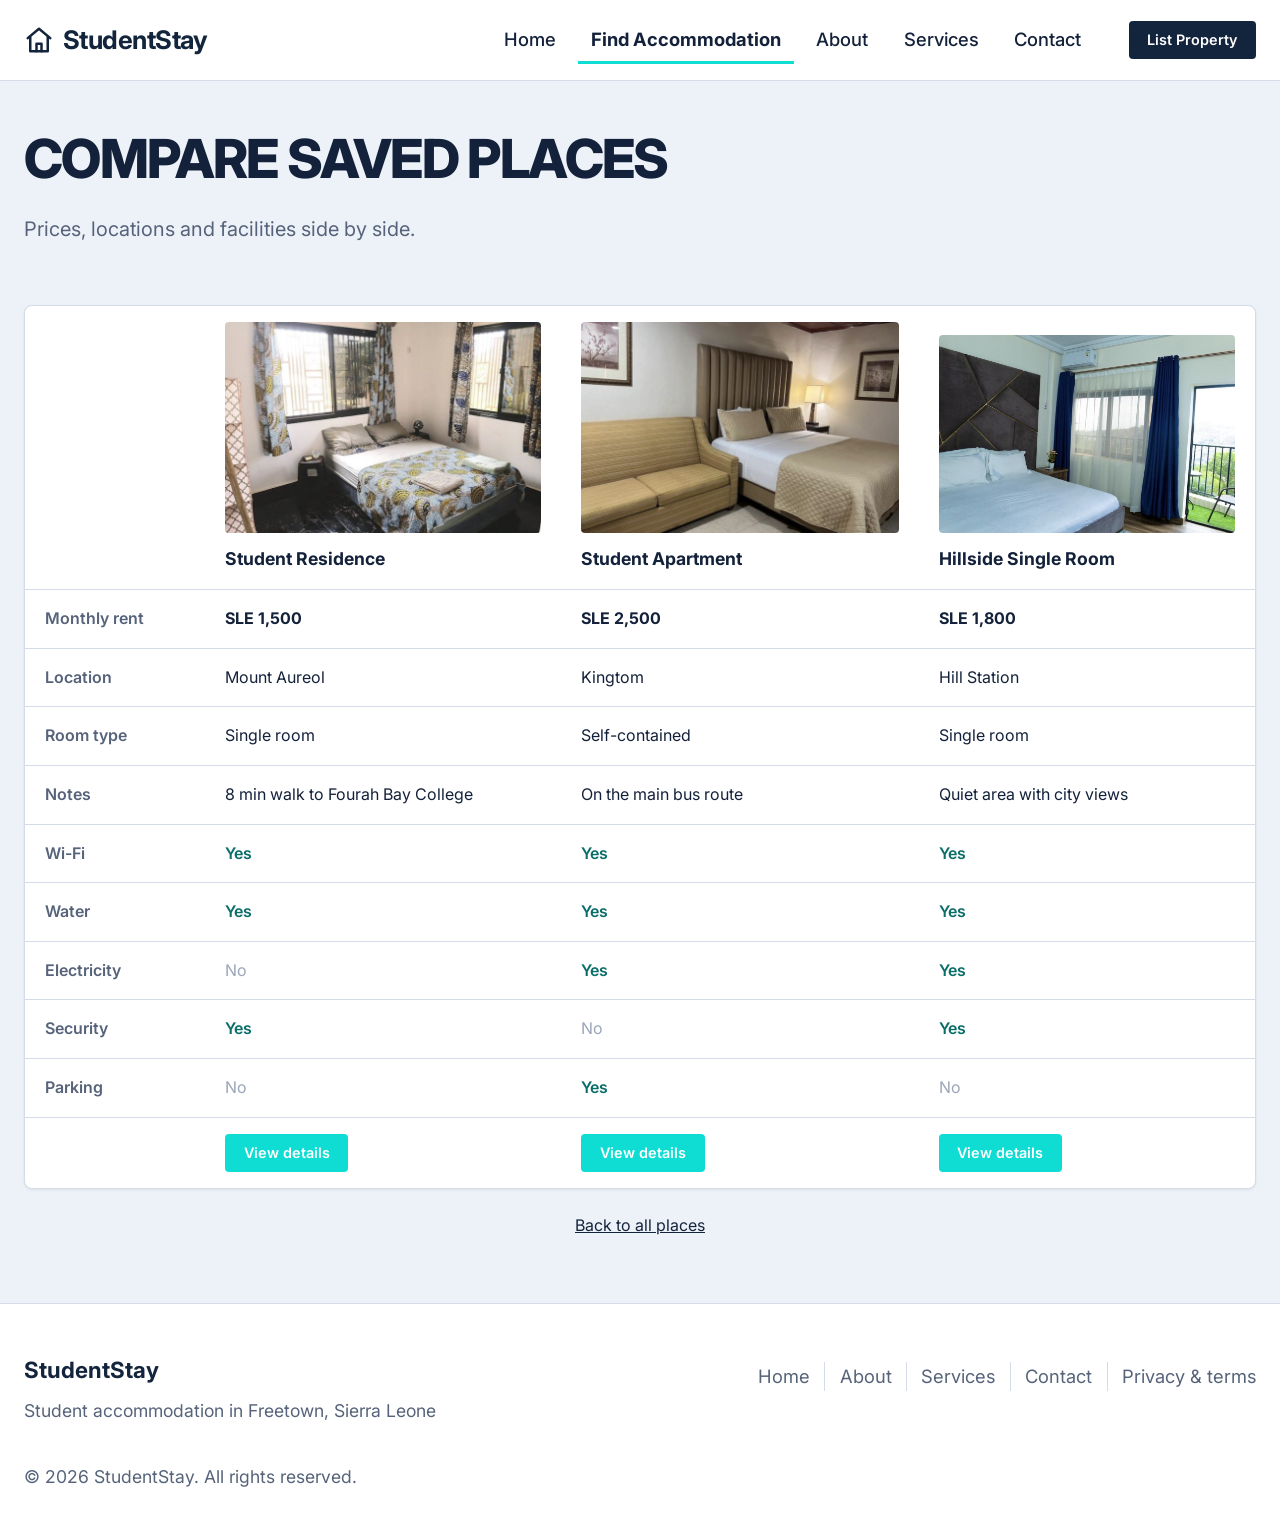
<file: compare.html>
<!DOCTYPE html>
<html lang="en">
<head>
  <meta charset="UTF-8">
  <meta name="viewport" content="width=device-width, initial-scale=1">
  <title>Compare saved places | StudentStay</title>
  <meta name="description" content="Compare prices, locations and facilities of saved student accommodation.">
  <link rel="preconnect" href="https://fonts.googleapis.com">
  <link rel="preconnect" href="https://fonts.gstatic.com" crossorigin>
  <link href="https://fonts.googleapis.com/css2?family=Inter:wght@400;500;600;700;800&amp;display=swap" rel="stylesheet">
  <link rel="stylesheet" href="css/style.css">
</head>
<body>
  <a class="skip-link" href="#main">Skip to main content</a>

  <header class="site-header">
    <div class="wrap header-inner">
      <a class="brand" href="index.html" aria-label="StudentStay home">
        <span class="brand-mark"><svg class="icon" width="20" height="20" viewBox="0 0 24 24" fill="none" stroke="currentColor" stroke-width="1.8" stroke-linecap="round" stroke-linejoin="round" aria-hidden="true"><path d="M3 10.5 12 3l9 7.5"/><path d="M5 9.5V21h14V9.5"/><path d="M10 21v-6h4v6"/></svg></span>
        StudentStay
      </a>

      <input type="checkbox" id="nav-toggle" class="nav-toggle" aria-label="Open menu">
      <label for="nav-toggle" class="nav-burger" aria-hidden="true"><span></span><span></span><span></span></label>

      <nav class="site-nav" aria-label="Main">
        <ul class="nav-links">
          <li><a href="index.html">Home</a></li>
          <li><a href="accommodation.html" aria-current="page">Find Accommodation</a></li>
          <li><a href="about.html">About</a></li>
          <li><a href="services.html">Services</a></li>
          <li><a href="contact.html">Contact</a></li>
        </ul>
        <a class="btn btn-primary btn-sm" href="list-property.html">List Property</a>
      </nav>
    </div>
  </header>

  <main id="main" class="page-mist">
    <section class="page-hero">
      <div class="wrap">
        <h1>Compare saved places</h1>
        <p>Prices, locations and facilities side by side.</p>
      </div>
    </section>

    <div class="wrap page-body">
      <div class="card table-card">
        <div class="table-scroll">
          <table class="compare-table">
            <thead>
              <tr><td></td><th scope="col"><div class="photo"><img src="images/listing-1.jpg" alt="" width="240" height="160" loading="lazy"></div>Student Residence</th><th scope="col"><div class="photo"><img src="images/listing-2.jpg" alt="" width="240" height="160" loading="lazy"></div>Student Apartment</th><th scope="col"><div class="photo"><img src="images/listing-5.jpg" alt="" width="240" height="160" loading="lazy"></div>Hillside Single Room</th></tr>
            </thead>
            <tbody>
          <tr><th scope="row">Monthly rent</th><td><strong>SLE 1,500</strong></td><td><strong>SLE 2,500</strong></td><td><strong>SLE 1,800</strong></td></tr>
          <tr><th scope="row">Location</th><td>Mount Aureol</td><td>Kingtom</td><td>Hill Station</td></tr>
          <tr><th scope="row">Room type</th><td>Single room</td><td>Self-contained</td><td>Single room</td></tr>
          <tr><th scope="row">Notes</th><td>8 min walk to Fourah Bay College</td><td>On the main bus route</td><td>Quiet area with city views</td></tr>
          <tr><th scope="row">Wi-Fi</th><td><span class="yes">Yes</span></td><td><span class="yes">Yes</span></td><td><span class="yes">Yes</span></td></tr>
          <tr><th scope="row">Water</th><td><span class="yes">Yes</span></td><td><span class="yes">Yes</span></td><td><span class="yes">Yes</span></td></tr>
          <tr><th scope="row">Electricity</th><td><span class="no">No</span></td><td><span class="yes">Yes</span></td><td><span class="yes">Yes</span></td></tr>
          <tr><th scope="row">Security</th><td><span class="yes">Yes</span></td><td><span class="no">No</span></td><td><span class="yes">Yes</span></td></tr>
          <tr><th scope="row">Parking</th><td><span class="no">No</span></td><td><span class="yes">Yes</span></td><td><span class="no">No</span></td></tr>
          <tr><th scope="row"></th><td><a class="btn btn-accent btn-sm" href="listing.html">View details</a></td><td><a class="btn btn-accent btn-sm" href="listing.html">View details</a></td><td><a class="btn btn-accent btn-sm" href="listing.html">View details</a></td></tr>
            </tbody>
          </table>
        </div>
      </div>
      <p class="form-note centered"><a href="accommodation.html">Back to all places</a></p>
    </div>
  </main>

  <footer class="site-footer">
    <div class="wrap footer-inner">
      <div>
        <p class="footer-brand">StudentStay</p>
        <p>Student accommodation in Freetown, Sierra Leone</p>
      </div>
      <nav aria-label="Footer">
        <ul class="footer-links">
          <li><a href="index.html">Home</a></li>
          <li><a href="about.html">About</a></li>
          <li><a href="services.html">Services</a></li>
          <li><a href="contact.html">Contact</a></li>
          <li><a href="privacy.html">Privacy &amp; terms</a></li>
        </ul>
      </nav>
    </div>
    <div class="wrap">
      <p class="copyright">&copy; 2026 StudentStay. All rights reserved.</p>
    </div>
  </footer>
</body>
</html>
</file>
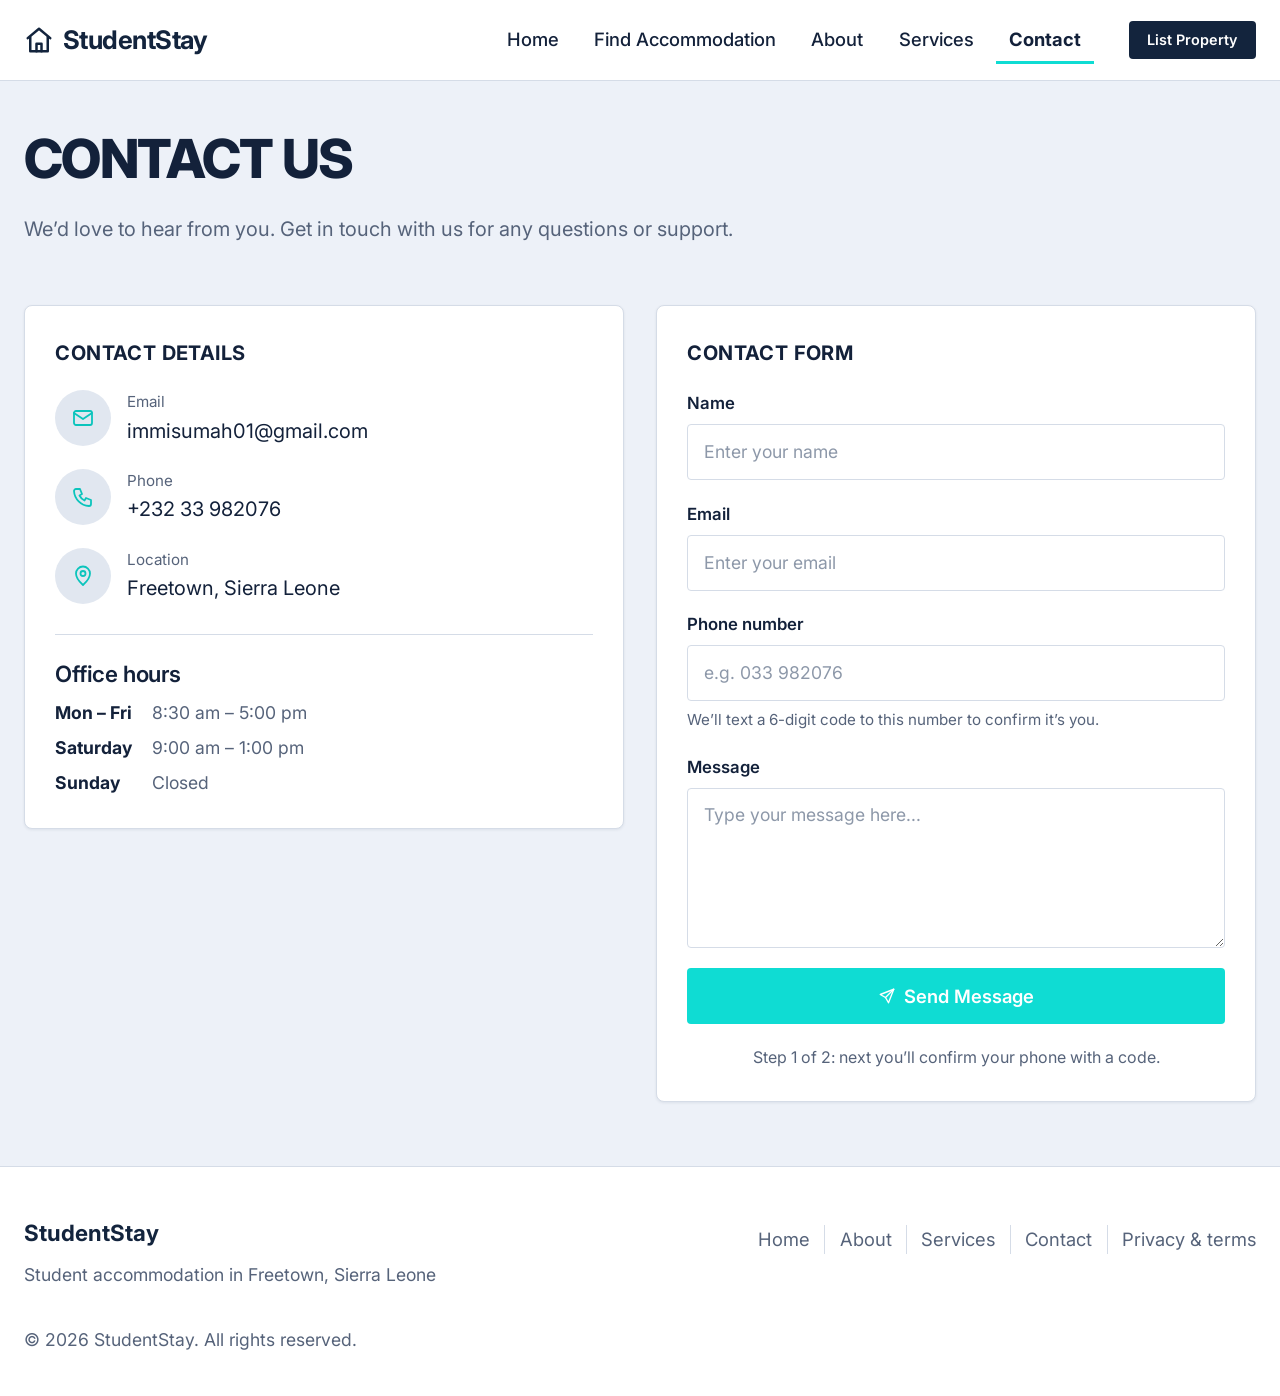
<file: contact.html>
<!DOCTYPE html>
<html lang="en">
<head>
  <meta charset="UTF-8">
  <meta name="viewport" content="width=device-width, initial-scale=1">
  <title>Contact us | StudentStay</title>
  <meta name="description" content="Contact StudentStay by email, phone or message form.">
  <link rel="preconnect" href="https://fonts.googleapis.com">
  <link rel="preconnect" href="https://fonts.gstatic.com" crossorigin>
  <link href="https://fonts.googleapis.com/css2?family=Inter:wght@400;500;600;700;800&amp;display=swap" rel="stylesheet">
  <link rel="stylesheet" href="css/style.css">
</head>
<body>
  <a class="skip-link" href="#main">Skip to main content</a>

  <header class="site-header">
    <div class="wrap header-inner">
      <a class="brand" href="index.html" aria-label="StudentStay home">
        <span class="brand-mark"><svg class="icon" width="20" height="20" viewBox="0 0 24 24" fill="none" stroke="currentColor" stroke-width="1.8" stroke-linecap="round" stroke-linejoin="round" aria-hidden="true"><path d="M3 10.5 12 3l9 7.5"/><path d="M5 9.5V21h14V9.5"/><path d="M10 21v-6h4v6"/></svg></span>
        StudentStay
      </a>

      <input type="checkbox" id="nav-toggle" class="nav-toggle" aria-label="Open menu">
      <label for="nav-toggle" class="nav-burger" aria-hidden="true"><span></span><span></span><span></span></label>

      <nav class="site-nav" aria-label="Main">
        <ul class="nav-links">
          <li><a href="index.html">Home</a></li>
          <li><a href="accommodation.html">Find Accommodation</a></li>
          <li><a href="about.html">About</a></li>
          <li><a href="services.html">Services</a></li>
          <li><a href="contact.html" aria-current="page">Contact</a></li>
        </ul>
        <a class="btn btn-primary btn-sm" href="list-property.html">List Property</a>
      </nav>
    </div>
  </header>

  <main id="main" class="page-mist">
    <section class="page-hero">
      <div class="wrap">
        <h1>Contact us</h1>
        <p>We&rsquo;d love to hear from you. Get in touch with us for any questions or support.</p>
      </div>
    </section>

    <div class="wrap page-body contact-grid">
      <section class="card panel" aria-labelledby="details-title">
        <h2 id="details-title" class="label-title">Contact details</h2>
        <ul class="contact-list">
          <li><span class="service-icon"><svg class="icon" width="20" height="20" viewBox="0 0 24 24" fill="none" stroke="currentColor" stroke-width="1.8" stroke-linecap="round" stroke-linejoin="round" aria-hidden="true"><rect x="3" y="5" width="18" height="14" rx="2"/><path d="m3 7 9 6 9-6"/></svg></span><div><span class="label">Email</span><a href="mailto:immisumah01@gmail.com">immisumah01@gmail.com</a></div></li>
          <li><span class="service-icon"><svg class="icon" width="20" height="20" viewBox="0 0 24 24" fill="none" stroke="currentColor" stroke-width="1.8" stroke-linecap="round" stroke-linejoin="round" aria-hidden="true"><path d="M5 4h4l2 5-2.5 1.5a11 11 0 0 0 5 5L15 13l5 2v4a2 2 0 0 1-2 2A16 16 0 0 1 3 6a2 2 0 0 1 2-2"/></svg></span><div><span class="label">Phone</span><a href="tel:+23233982076">+232 33 982076</a></div></li>
          <li><span class="service-icon"><svg class="icon" width="20" height="20" viewBox="0 0 24 24" fill="none" stroke="currentColor" stroke-width="1.8" stroke-linecap="round" stroke-linejoin="round" aria-hidden="true"><path d="M12 21s-7-6.2-7-11.5a7 7 0 0 1 14 0C19 14.8 12 21 12 21z"/><circle cx="12" cy="9.5" r="2.5"/></svg></span><div><span class="label">Location</span><span class="value">Freetown, Sierra Leone</span></div></li>
        </ul>
        <div class="hours">
          <h3>Office hours</h3>
          <dl class="hours-list">
            <dt>Mon &ndash; Fri</dt><dd>8:30 am &ndash; 5:00 pm</dd>
            <dt>Saturday</dt><dd>9:00 am &ndash; 1:00 pm</dd>
            <dt>Sunday</dt><dd>Closed</dd>
          </dl>
        </div>
      </section>

      <form class="card panel" action="verify.html" method="get" aria-labelledby="form-title">
        <h2 id="form-title" class="label-title">Contact form</h2>
        <div class="form-stack">
          <div class="field">
            <label for="name">Name</label>
            <input class="input" id="name" name="name" type="text" autocomplete="name" placeholder="Enter your name" required>
            <span class="error-msg">Enter your name.</span>
          </div>
          <div class="field">
            <label for="email">Email</label>
            <input class="input" id="email" name="email" type="email" autocomplete="email" placeholder="Enter your email" required>
            <span class="error-msg">Enter a valid email address, like name@example.com.</span>
          </div>
          <div class="field">
            <label for="phone">Phone number</label>
            <input class="input" id="phone" name="phone" type="tel" autocomplete="tel" placeholder="e.g. 033 982076" pattern="[0-9+ ]{8,15}" required>
            <span class="field-hint">We&rsquo;ll text a 6-digit code to this number to confirm it&rsquo;s you.</span>
            <span class="error-msg">Enter a phone number using digits only, like 033 982076.</span>
          </div>
          <div class="field">
            <label for="message">Message</label>
            <textarea class="textarea" id="message" name="message" placeholder="Type your message here..." minlength="10" required></textarea>
            <span class="error-msg">Write a message of at least 10 characters.</span>
          </div>
          <button class="btn btn-accent btn-block btn-tall" type="submit"><svg class="icon" width="20" height="20" viewBox="0 0 24 24" fill="none" stroke="currentColor" stroke-width="1.8" stroke-linecap="round" stroke-linejoin="round" aria-hidden="true"><path d="M21 3 10 14"/><path d="M21 3 14 21l-4-7-7-4z"/></svg>Send Message</button>
          <p class="form-note centered">Step 1 of 2: next you&rsquo;ll confirm your phone with a code.</p>
        </div>
      </form>
    </div>
  </main>

  <footer class="site-footer">
    <div class="wrap footer-inner">
      <div>
        <p class="footer-brand">StudentStay</p>
        <p>Student accommodation in Freetown, Sierra Leone</p>
      </div>
      <nav aria-label="Footer">
        <ul class="footer-links">
          <li><a href="index.html">Home</a></li>
          <li><a href="about.html">About</a></li>
          <li><a href="services.html">Services</a></li>
          <li><a href="contact.html">Contact</a></li>
          <li><a href="privacy.html">Privacy &amp; terms</a></li>
        </ul>
      </nav>
    </div>
    <div class="wrap">
      <p class="copyright">&copy; 2026 StudentStay. All rights reserved.</p>
    </div>
  </footer>
</body>
</html>
</file>
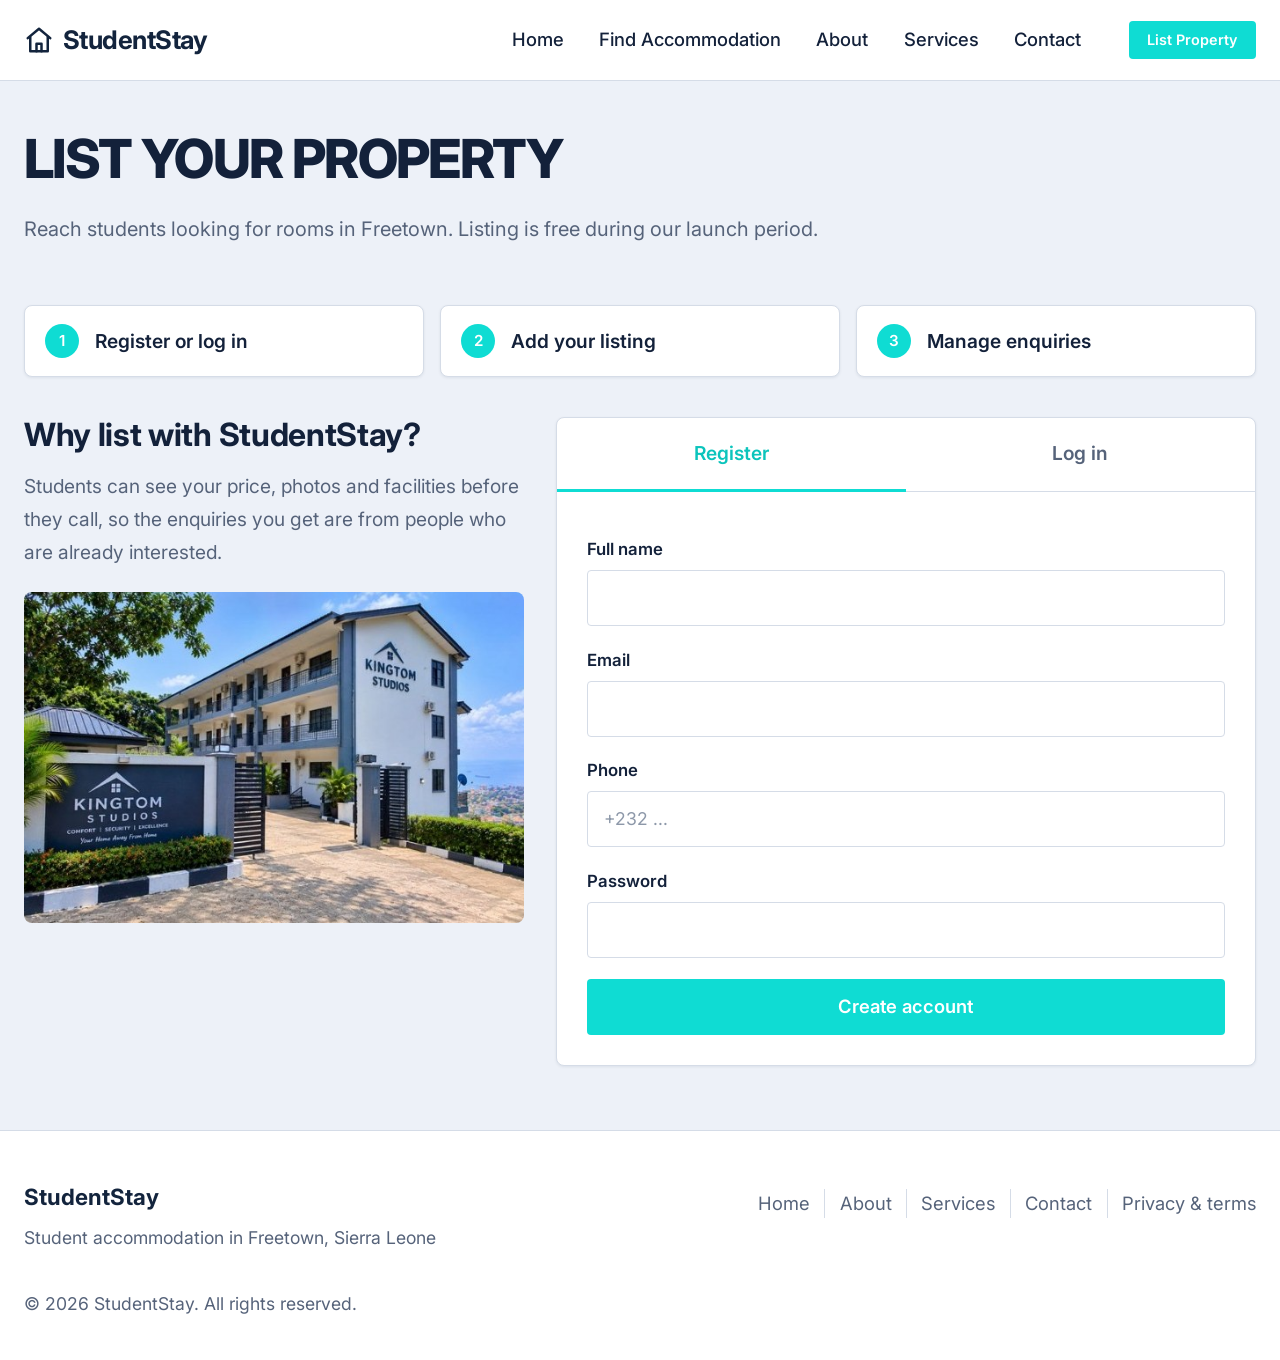
<file: list-property.html>
<!DOCTYPE html>
<html lang="en">
<head>
  <meta charset="UTF-8">
  <meta name="viewport" content="width=device-width, initial-scale=1">
  <title>List your property | StudentStay</title>
  <meta name="description" content="Advertise rooms and apartments to students in Freetown with StudentStay.">
  <link rel="preconnect" href="https://fonts.googleapis.com">
  <link rel="preconnect" href="https://fonts.gstatic.com" crossorigin>
  <link href="https://fonts.googleapis.com/css2?family=Inter:wght@400;500;600;700;800&amp;display=swap" rel="stylesheet">
  <link rel="stylesheet" href="css/style.css">
</head>
<body>
  <a class="skip-link" href="#main">Skip to main content</a>

  <header class="site-header">
    <div class="wrap header-inner">
      <a class="brand" href="index.html" aria-label="StudentStay home">
        <span class="brand-mark"><svg class="icon" width="20" height="20" viewBox="0 0 24 24" fill="none" stroke="currentColor" stroke-width="1.8" stroke-linecap="round" stroke-linejoin="round" aria-hidden="true"><path d="M3 10.5 12 3l9 7.5"/><path d="M5 9.5V21h14V9.5"/><path d="M10 21v-6h4v6"/></svg></span>
        StudentStay
      </a>

      <input type="checkbox" id="nav-toggle" class="nav-toggle" aria-label="Open menu">
      <label for="nav-toggle" class="nav-burger" aria-hidden="true"><span></span><span></span><span></span></label>

      <nav class="site-nav" aria-label="Main">
        <ul class="nav-links">
          <li><a href="index.html">Home</a></li>
          <li><a href="accommodation.html">Find Accommodation</a></li>
          <li><a href="about.html">About</a></li>
          <li><a href="services.html">Services</a></li>
          <li><a href="contact.html">Contact</a></li>
        </ul>
        <a class="btn btn-accent btn-sm" href="list-property.html" aria-current="page">List Property</a>
      </nav>
    </div>
  </header>

  <main id="main" class="page-mist">
    <section class="page-hero">
      <div class="wrap">
        <h1>List your property</h1>
        <p>Reach students looking for rooms in Freetown. Listing is free during our launch period.</p>
      </div>
    </section>

    <div class="wrap page-body">
      <ol class="process">
        <li class="card"><span class="process-num">1</span>Register or log in</li>
        <li class="card"><span class="process-num">2</span>Add your listing</li>
        <li class="card"><span class="process-num">3</span>Manage enquiries</li>
      </ol>

      <div class="owner-grid">
        <div>
          <h2>Why list with StudentStay?</h2>
          <p class="lead">Students can see your price, photos and facilities before they call, so the enquiries you get are from people who are already interested.</p>
          <div class="photo owner-photo"><img src="images/kingtom.jpg" alt="Kingtom Studios student residence with its sign and gated entrance" width="569" height="376" loading="lazy"></div>
        </div>

        <div class="card tabs">
          <input type="radio" name="account-tab" id="tab-register" class="tab-input" checked>
          <input type="radio" name="account-tab" id="tab-login" class="tab-input">
          <div class="tab-labels" role="presentation">
            <label for="tab-register">Register</label>
            <label for="tab-login">Log in</label>
          </div>

          <form class="tab-panel panel-register" action="add-listing.html" method="get" aria-label="Register">
            <div class="form-stack">
              <div class="field">
                <label for="r-name">Full name</label>
                <input class="input" id="r-name" name="name" autocomplete="name" required>
                <span class="error-msg">Enter your full name.</span>
              </div>
              <div class="field">
                <label for="r-email">Email</label>
                <input class="input" id="r-email" name="email" type="email" autocomplete="email" required>
                <span class="error-msg">Enter a valid email address.</span>
              </div>
              <div class="field">
                <label for="r-phone">Phone</label>
                <input class="input" id="r-phone" name="phone" type="tel" autocomplete="tel" placeholder="+232 ..." required>
                <span class="error-msg">Enter a phone number students can call.</span>
              </div>
              <div class="field">
                <label for="r-pass">Password</label>
                <input class="input" id="r-pass" name="password" type="password" autocomplete="new-password" minlength="8" required>
                <span class="error-msg">Use at least 8 characters.</span>
              </div>
              <button class="btn btn-accent btn-block btn-tall" type="submit">Create account</button>
            </div>
          </form>

          <form class="tab-panel panel-login" action="add-listing.html" method="get" aria-label="Log in">
            <div class="form-stack">
              <div class="field">
                <label for="l-email">Email</label>
                <input class="input" id="l-email" name="email" type="email" autocomplete="email" required>
                <span class="error-msg">Enter the email you registered with.</span>
              </div>
              <div class="field">
                <label for="l-pass">Password</label>
                <input class="input" id="l-pass" name="password" type="password" autocomplete="current-password" required>
                <span class="error-msg">Enter your password.</span>
              </div>
              <button class="btn btn-accent btn-block btn-tall" type="submit">Log in</button>
              <p class="form-note centered">Forgot your password? <a href="contact.html">Contact us</a>.</p>
            </div>
          </form>
        </div>
      </div>
    </div>
  </main>

  <footer class="site-footer">
    <div class="wrap footer-inner">
      <div>
        <p class="footer-brand">StudentStay</p>
        <p>Student accommodation in Freetown, Sierra Leone</p>
      </div>
      <nav aria-label="Footer">
        <ul class="footer-links">
          <li><a href="index.html">Home</a></li>
          <li><a href="about.html">About</a></li>
          <li><a href="services.html">Services</a></li>
          <li><a href="contact.html">Contact</a></li>
          <li><a href="privacy.html">Privacy &amp; terms</a></li>
        </ul>
      </nav>
    </div>
    <div class="wrap">
      <p class="copyright">&copy; 2026 StudentStay. All rights reserved.</p>
    </div>
  </footer>
</body>
</html>
</file>
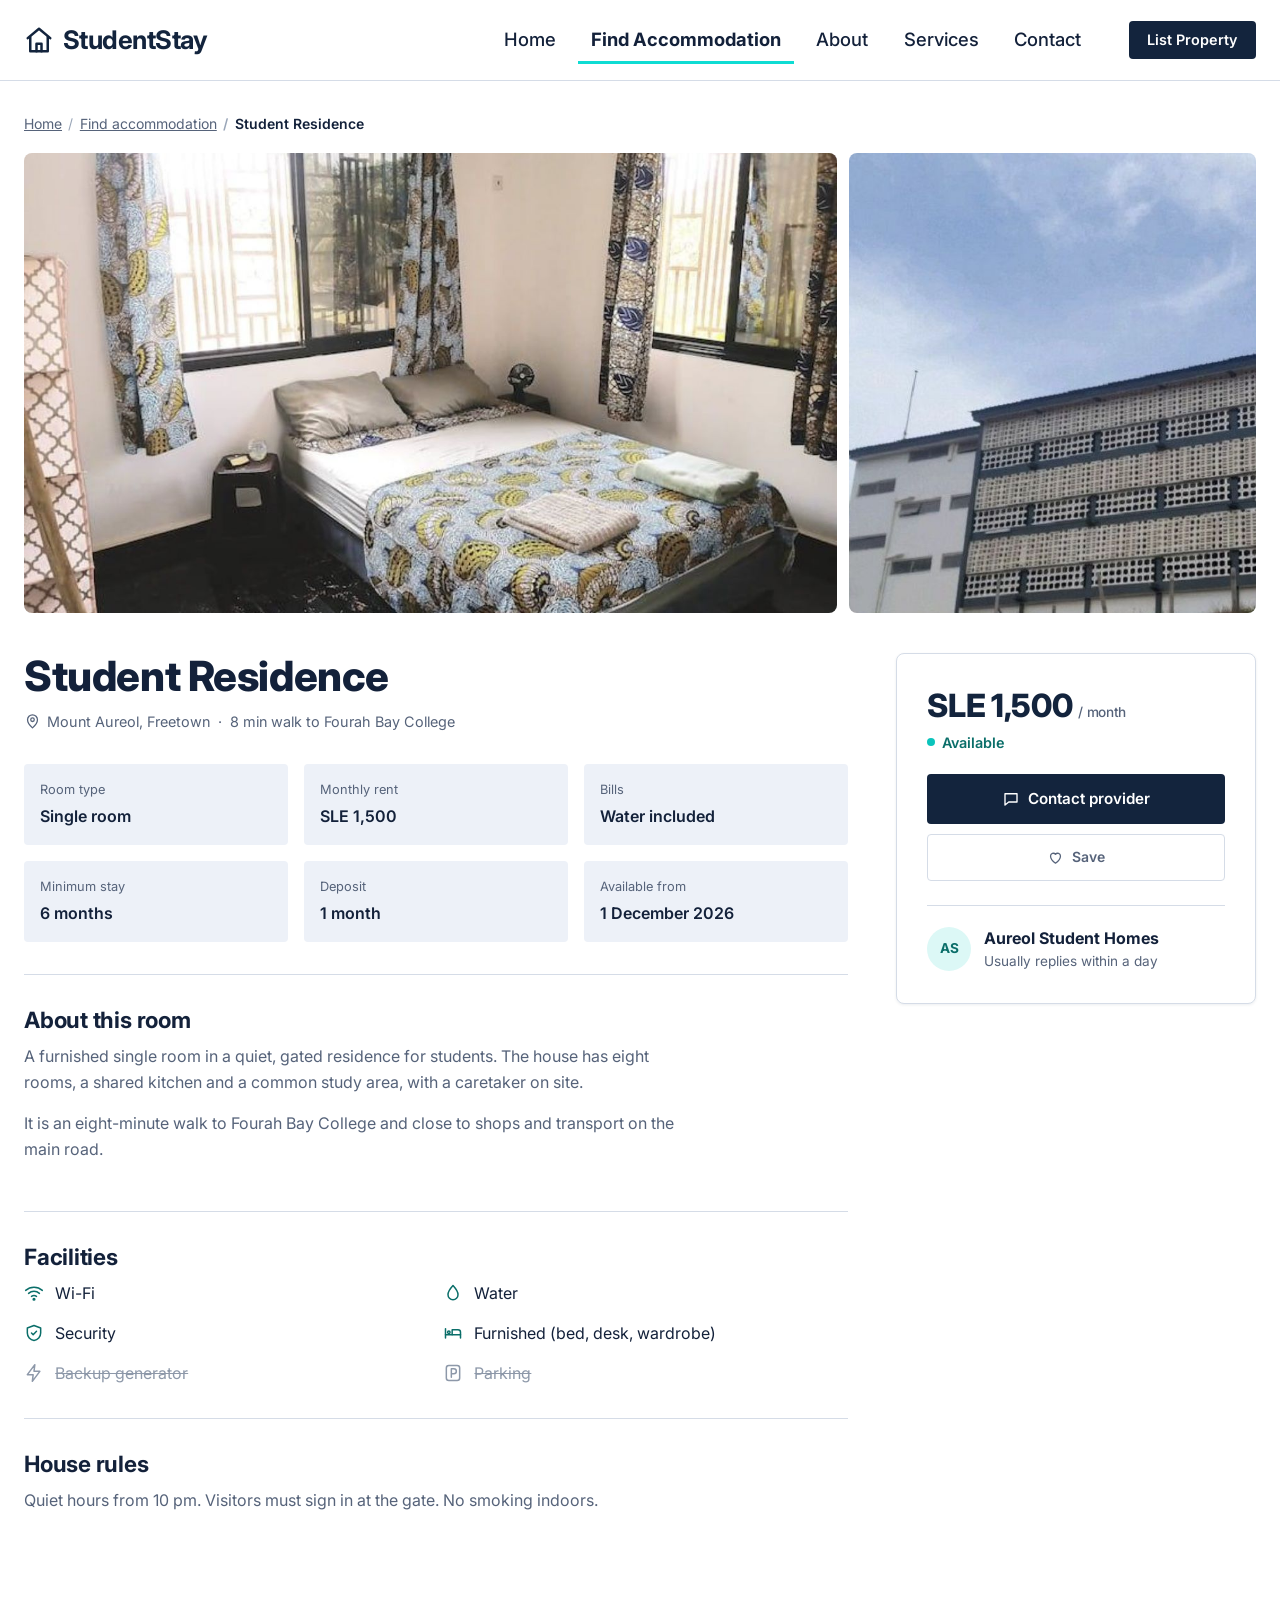
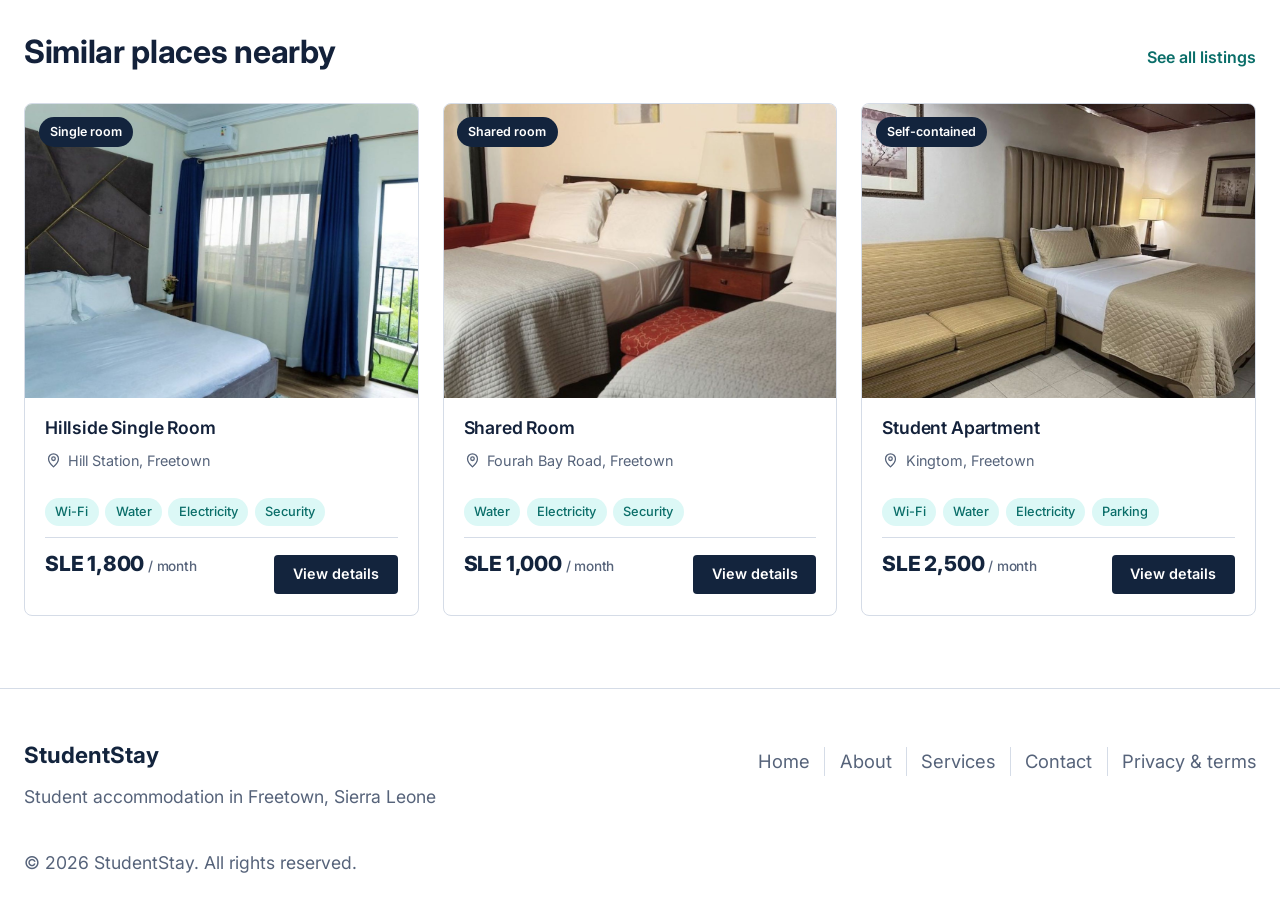
<file: listing.html>
<!DOCTYPE html>
<html lang="en">
<head>
  <meta charset="UTF-8">
  <meta name="viewport" content="width=device-width, initial-scale=1">
  <title>Student Residence, Mount Aureol | StudentStay</title>
  <meta name="description" content="Single room in a student residence near Fourah Bay College, SLE 1,500 per month.">
  <link rel="preconnect" href="https://fonts.googleapis.com">
  <link rel="preconnect" href="https://fonts.gstatic.com" crossorigin>
  <link href="https://fonts.googleapis.com/css2?family=Inter:wght@400;500;600;700;800&amp;display=swap" rel="stylesheet">
  <link rel="stylesheet" href="css/style.css">
</head>
<body>
  <a class="skip-link" href="#main">Skip to main content</a>

  <header class="site-header">
    <div class="wrap header-inner">
      <a class="brand" href="index.html" aria-label="StudentStay home">
        <span class="brand-mark"><svg class="icon" width="20" height="20" viewBox="0 0 24 24" fill="none" stroke="currentColor" stroke-width="1.8" stroke-linecap="round" stroke-linejoin="round" aria-hidden="true"><path d="M3 10.5 12 3l9 7.5"/><path d="M5 9.5V21h14V9.5"/><path d="M10 21v-6h4v6"/></svg></span>
        StudentStay
      </a>

      <input type="checkbox" id="nav-toggle" class="nav-toggle" aria-label="Open menu">
      <label for="nav-toggle" class="nav-burger" aria-hidden="true"><span></span><span></span><span></span></label>

      <nav class="site-nav" aria-label="Main">
        <ul class="nav-links">
          <li><a href="index.html">Home</a></li>
          <li><a href="accommodation.html" aria-current="page">Find Accommodation</a></li>
          <li><a href="about.html">About</a></li>
          <li><a href="services.html">Services</a></li>
          <li><a href="contact.html">Contact</a></li>
        </ul>
        <a class="btn btn-primary btn-sm" href="list-property.html">List Property</a>
      </nav>
    </div>
  </header>

  <main id="main">
    <div class="wrap" style="padding-top:2rem">
      <ol class="breadcrumb">
        <li><a href="index.html">Home</a></li>
        <li><a href="accommodation.html">Find accommodation</a></li>
        <li aria-current="page">Student Residence</li>
      </ol>

      <div class="gallery">
        <div class="photo"><img src="images/listing-1.jpg" alt="Single room with patterned bedding, a fan and two windows" width="900" height="680"></div>
        <div class="photo"><img src="images/about.jpg" alt="The residence building from the road" width="640" height="330" loading="lazy"></div>
      </div>

      <div class="detail-grid">
        <div>
          <div class="detail-head">
            <h1>Student Residence</h1>
            <p class="meta"><svg class="icon" width="20" height="20" viewBox="0 0 24 24" fill="none" stroke="currentColor" stroke-width="1.8" stroke-linecap="round" stroke-linejoin="round" aria-hidden="true"><path d="M12 21s-7-6.2-7-11.5a7 7 0 0 1 14 0C19 14.8 12 21 12 21z"/><circle cx="12" cy="9.5" r="2.5"/></svg>Mount Aureol, Freetown &nbsp;·&nbsp; 8 min walk to Fourah Bay College</p>
          </div>

          <section class="detail-block" aria-labelledby="facts-title">
            <h2 id="facts-title" class="visually-hidden">Key facts</h2>
            <dl class="key-facts">
              <div><dt>Room type</dt><dd>Single room</dd></div>
              <div><dt>Monthly rent</dt><dd>SLE 1,500</dd></div>
              <div><dt>Bills</dt><dd>Water included</dd></div>
              <div><dt>Minimum stay</dt><dd>6 months</dd></div>
              <div><dt>Deposit</dt><dd>1 month</dd></div>
              <div><dt>Available from</dt><dd>1 December 2026</dd></div>
            </dl>
          </section>

          <section class="detail-block" aria-labelledby="desc-title">
            <h2 id="desc-title" style="font-size:1.4rem">About this room</h2>
            <p>A furnished single room in a quiet, gated residence for students. The house has eight rooms, a shared kitchen and a common study area, with a caretaker on site.</p>
            <p>It is an eight-minute walk to Fourah Bay College and close to shops and transport on the main road.</p>
          </section>

          <section class="detail-block" aria-labelledby="amen-title">
            <h2 id="amen-title" style="font-size:1.4rem">Facilities</h2>
            <ul class="amenities"><li><svg class="icon" width="20" height="20" viewBox="0 0 24 24" fill="none" stroke="currentColor" stroke-width="1.8" stroke-linecap="round" stroke-linejoin="round" aria-hidden="true"><path d="M2 8.8a15 15 0 0 1 20 0"/><path d="M5.5 12.4a10 10 0 0 1 13 0"/><path d="M9 16a5 5 0 0 1 6 0"/><circle cx="12" cy="19.5" r="1"/></svg>Wi-Fi</li><li><svg class="icon" width="20" height="20" viewBox="0 0 24 24" fill="none" stroke="currentColor" stroke-width="1.8" stroke-linecap="round" stroke-linejoin="round" aria-hidden="true"><path d="M12 3s6 6.5 6 11a6 6 0 0 1-12 0c0-4.5 6-11 6-11z"/></svg>Water</li><li><svg class="icon" width="20" height="20" viewBox="0 0 24 24" fill="none" stroke="currentColor" stroke-width="1.8" stroke-linecap="round" stroke-linejoin="round" aria-hidden="true"><path d="M12 3 4 6v6c0 4.5 3.4 8.3 8 9 4.6-.7 8-4.5 8-9V6z"/><path d="m9 12 2 2 4-4"/></svg>Security</li><li><svg class="icon" width="20" height="20" viewBox="0 0 24 24" fill="none" stroke="currentColor" stroke-width="1.8" stroke-linecap="round" stroke-linejoin="round" aria-hidden="true"><path d="M3 18V7"/><path d="M3 14h18v4"/><path d="M21 14v-3a3 3 0 0 0-3-3h-7v6"/><circle cx="7" cy="11" r="1.5"/></svg>Furnished (bed, desk, wardrobe)</li><li class="missing"><svg class="icon" width="20" height="20" viewBox="0 0 24 24" fill="none" stroke="currentColor" stroke-width="1.8" stroke-linecap="round" stroke-linejoin="round" aria-hidden="true"><path d="M13 2 4 14h7l-1 8 9-12h-7z"/></svg>Backup generator</li><li class="missing"><svg class="icon" width="20" height="20" viewBox="0 0 24 24" fill="none" stroke="currentColor" stroke-width="1.8" stroke-linecap="round" stroke-linejoin="round" aria-hidden="true"><rect x="4" y="3" width="16" height="18" rx="3"/><path d="M10 17V7h3a3 3 0 0 1 0 6h-3"/></svg>Parking</li></ul>
          </section>

          <section class="detail-block" aria-labelledby="rules-title">
            <h2 id="rules-title" style="font-size:1.4rem">House rules</h2>
            <p>Quiet hours from 10 pm. Visitors must sign in at the gate. No smoking indoors.</p>
          </section>
        </div>

        <aside class="card panel booking-card" aria-label="Price and contact">
          <p class="price">SLE 1,500 <small>/ month</small></p>
          <p class="status">Available</p>
          <div class="stack">
            <a class="btn btn-primary btn-block" href="contact.html"><svg class="icon" width="20" height="20" viewBox="0 0 24 24" fill="none" stroke="currentColor" stroke-width="1.8" stroke-linecap="round" stroke-linejoin="round" aria-hidden="true"><path d="M4 5h16v11H9l-5 4z"/></svg>Contact provider</a>
            <label class="save"><input type="checkbox" name="saved"><span><svg class="icon" width="20" height="20" viewBox="0 0 24 24" fill="none" stroke="currentColor" stroke-width="1.8" stroke-linecap="round" stroke-linejoin="round" aria-hidden="true"><path d="M12 20s-7-4.4-7-10a4 4 0 0 1 7-2.6A4 4 0 0 1 19 10c0 5.6-7 10-7 10z"/></svg></span></label>
          </div>
          <div class="provider">
            <span class="avatar">AS</span>
            <div><strong>Aureol Student Homes</strong><span>Usually replies within a day</span></div>
          </div>
        </aside>
      </div>
    </div>

    <section class="section">
      <div class="wrap">
        <div class="section-head">
          <div><h2>Similar places nearby</h2></div>
          <a class="text-link" href="accommodation.html">See all listings</a>
        </div>
        <div class="card-grid">
        <article class="listing-card">
          <div class="photo">
            <img src="images/listing-5.jpg" alt="Bright room with a balcony looking out over the hills of Freetown" width="640" height="480" loading="lazy">
            <span class="tag">Single room</span>
          </div>
          <div class="listing-body">
            <h3>Hillside Single Room</h3>
            <p class="meta"><svg class="icon" width="20" height="20" viewBox="0 0 24 24" fill="none" stroke="currentColor" stroke-width="1.8" stroke-linecap="round" stroke-linejoin="round" aria-hidden="true"><path d="M12 21s-7-6.2-7-11.5a7 7 0 0 1 14 0C19 14.8 12 21 12 21z"/><circle cx="12" cy="9.5" r="2.5"/></svg>Hill Station, Freetown</p>
            <ul class="facility-list" aria-label="Facilities"><li>Wi-Fi</li><li>Water</li><li>Electricity</li><li>Security</li></ul>
            <div class="listing-foot">
              <p class="price">SLE 1,800 <small>/ month</small></p>
              <a class="btn btn-primary btn-sm" href="listing.html">View details</a>
            </div>
          </div>
        </article>
        <article class="listing-card">
          <div class="photo">
            <img src="images/listing-4.jpg" alt="Shared room with two beds and a bedside table" width="640" height="480" loading="lazy">
            <span class="tag">Shared room</span>
          </div>
          <div class="listing-body">
            <h3>Shared Room</h3>
            <p class="meta"><svg class="icon" width="20" height="20" viewBox="0 0 24 24" fill="none" stroke="currentColor" stroke-width="1.8" stroke-linecap="round" stroke-linejoin="round" aria-hidden="true"><path d="M12 21s-7-6.2-7-11.5a7 7 0 0 1 14 0C19 14.8 12 21 12 21z"/><circle cx="12" cy="9.5" r="2.5"/></svg>Fourah Bay Road, Freetown</p>
            <ul class="facility-list" aria-label="Facilities"><li>Water</li><li>Electricity</li><li>Security</li></ul>
            <div class="listing-foot">
              <p class="price">SLE 1,000 <small>/ month</small></p>
              <a class="btn btn-primary btn-sm" href="listing.html">View details</a>
            </div>
          </div>
        </article>
        <article class="listing-card">
          <div class="photo">
            <img src="images/listing-2.jpg" alt="Self-contained room with a double bed and a sofa" width="640" height="480" loading="lazy">
            <span class="tag">Self-contained</span>
          </div>
          <div class="listing-body">
            <h3>Student Apartment</h3>
            <p class="meta"><svg class="icon" width="20" height="20" viewBox="0 0 24 24" fill="none" stroke="currentColor" stroke-width="1.8" stroke-linecap="round" stroke-linejoin="round" aria-hidden="true"><path d="M12 21s-7-6.2-7-11.5a7 7 0 0 1 14 0C19 14.8 12 21 12 21z"/><circle cx="12" cy="9.5" r="2.5"/></svg>Kingtom, Freetown</p>
            <ul class="facility-list" aria-label="Facilities"><li>Wi-Fi</li><li>Water</li><li>Electricity</li><li>Parking</li></ul>
            <div class="listing-foot">
              <p class="price">SLE 2,500 <small>/ month</small></p>
              <a class="btn btn-primary btn-sm" href="listing.html">View details</a>
            </div>
          </div>
        </article>
        </div>
      </div>
    </section>
  </main>

  <footer class="site-footer">
    <div class="wrap footer-inner">
      <div>
        <p class="footer-brand">StudentStay</p>
        <p>Student accommodation in Freetown, Sierra Leone</p>
      </div>
      <nav aria-label="Footer">
        <ul class="footer-links">
          <li><a href="index.html">Home</a></li>
          <li><a href="about.html">About</a></li>
          <li><a href="services.html">Services</a></li>
          <li><a href="contact.html">Contact</a></li>
          <li><a href="privacy.html">Privacy &amp; terms</a></li>
        </ul>
      </nav>
    </div>
    <div class="wrap">
      <p class="copyright">&copy; 2026 StudentStay. All rights reserved.</p>
    </div>
  </footer>
</body>
</html>
</file>
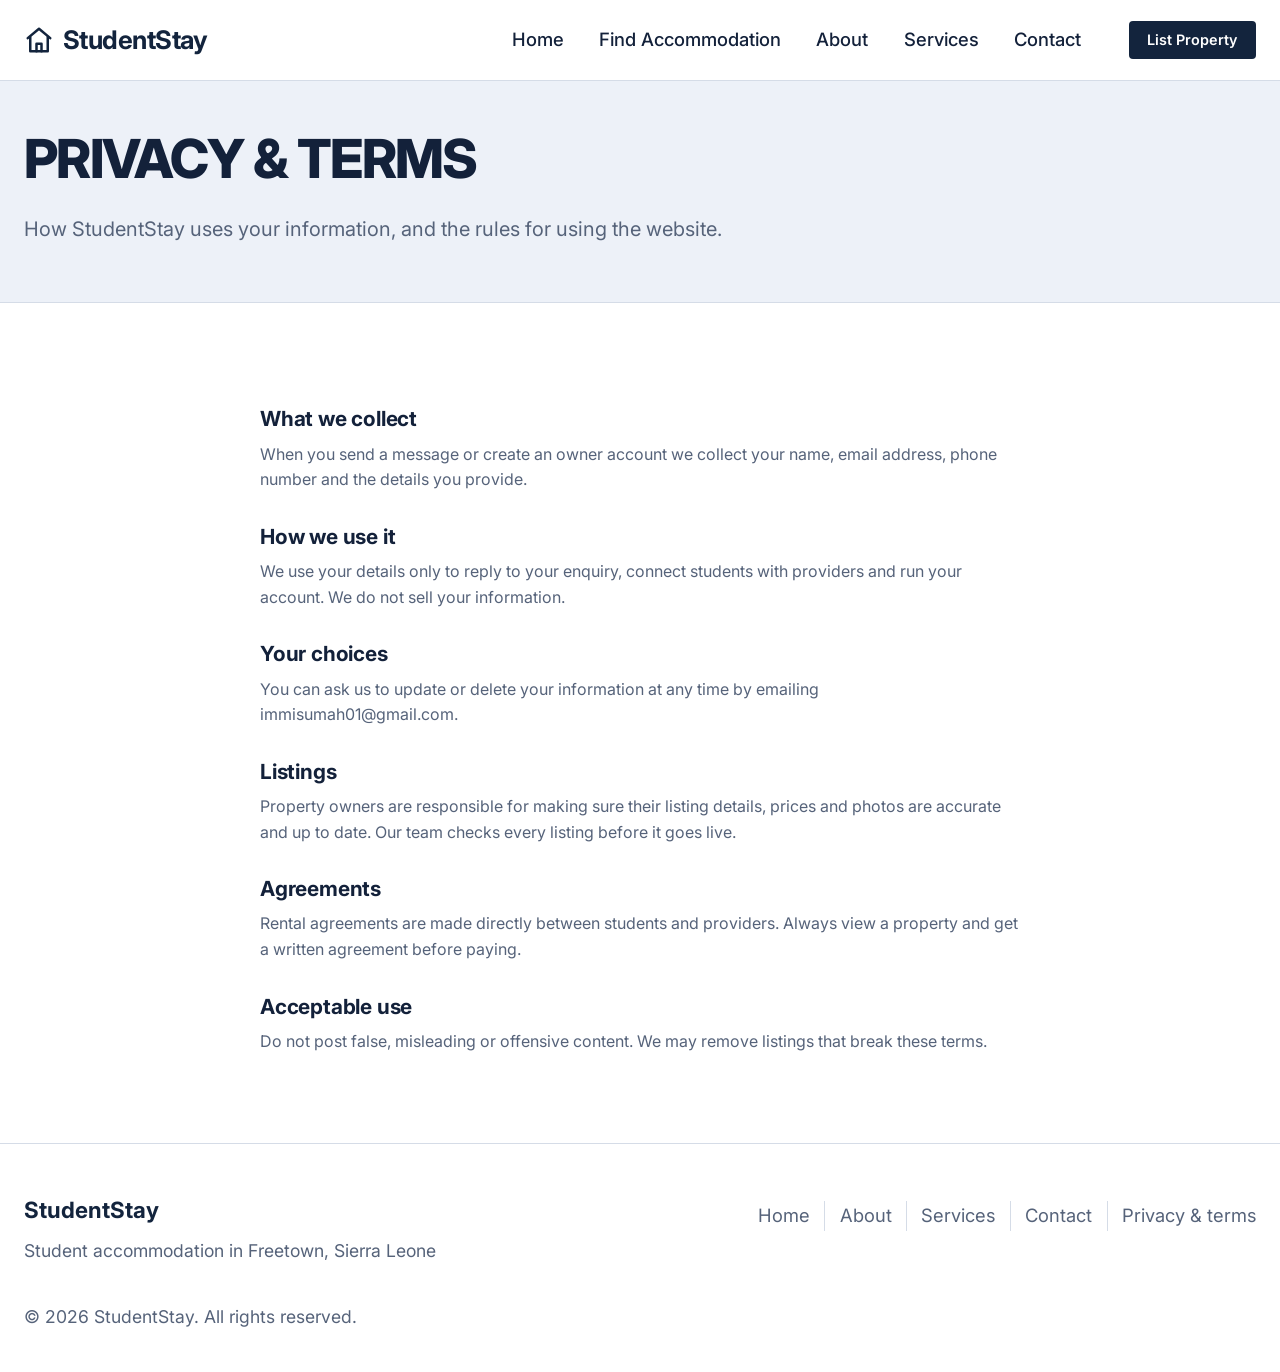
<file: privacy.html>
<!DOCTYPE html>
<html lang="en">
<head>
  <meta charset="UTF-8">
  <meta name="viewport" content="width=device-width, initial-scale=1">
  <title>Privacy &amp; terms | StudentStay</title>
  <meta name="description" content="How StudentStay uses your information, and the rules for using the website.">
  <link rel="preconnect" href="https://fonts.googleapis.com">
  <link rel="preconnect" href="https://fonts.gstatic.com" crossorigin>
  <link href="https://fonts.googleapis.com/css2?family=Inter:wght@400;500;600;700;800&amp;display=swap" rel="stylesheet">
  <link rel="stylesheet" href="css/style.css">
</head>
<body>
  <a class="skip-link" href="#main">Skip to main content</a>

  <header class="site-header">
    <div class="wrap header-inner">
      <a class="brand" href="index.html" aria-label="StudentStay home">
        <span class="brand-mark"><svg class="icon" width="20" height="20" viewBox="0 0 24 24" fill="none" stroke="currentColor" stroke-width="1.8" stroke-linecap="round" stroke-linejoin="round" aria-hidden="true"><path d="M3 10.5 12 3l9 7.5"/><path d="M5 9.5V21h14V9.5"/><path d="M10 21v-6h4v6"/></svg></span>
        StudentStay
      </a>

      <input type="checkbox" id="nav-toggle" class="nav-toggle" aria-label="Open menu">
      <label for="nav-toggle" class="nav-burger" aria-hidden="true"><span></span><span></span><span></span></label>

      <nav class="site-nav" aria-label="Main">
        <ul class="nav-links">
          <li><a href="index.html">Home</a></li>
          <li><a href="accommodation.html">Find Accommodation</a></li>
          <li><a href="about.html">About</a></li>
          <li><a href="services.html">Services</a></li>
          <li><a href="contact.html">Contact</a></li>
        </ul>
        <a class="btn btn-primary btn-sm" href="list-property.html">List Property</a>
      </nav>
    </div>
  </header>

  <main id="main">
    <section class="page-hero">
      <div class="wrap">
        <h1>Privacy &amp; terms</h1>
        <p>How StudentStay uses your information, and the rules for using the website.</p>
      </div>
    </section>

    <section class="section">
      <div class="wrap legal"><h2>What we collect</h2><p>When you send a message or create an owner account we collect your name, email address, phone number and the details you provide.</p><h2>How we use it</h2><p>We use your details only to reply to your enquiry, connect students with providers and run your account. We do not sell your information.</p><h2>Your choices</h2><p>You can ask us to update or delete your information at any time by emailing immisumah01@gmail.com.</p><h2>Listings</h2><p>Property owners are responsible for making sure their listing details, prices and photos are accurate and up to date. Our team checks every listing before it goes live.</p><h2>Agreements</h2><p>Rental agreements are made directly between students and providers. Always view a property and get a written agreement before paying.</p><h2>Acceptable use</h2><p>Do not post false, misleading or offensive content. We may remove listings that break these terms.</p></div>
    </section>
  </main>

  <footer class="site-footer">
    <div class="wrap footer-inner">
      <div>
        <p class="footer-brand">StudentStay</p>
        <p>Student accommodation in Freetown, Sierra Leone</p>
      </div>
      <nav aria-label="Footer">
        <ul class="footer-links">
          <li><a href="index.html">Home</a></li>
          <li><a href="about.html">About</a></li>
          <li><a href="services.html">Services</a></li>
          <li><a href="contact.html">Contact</a></li>
          <li><a href="privacy.html">Privacy &amp; terms</a></li>
        </ul>
      </nav>
    </div>
    <div class="wrap">
      <p class="copyright">&copy; 2026 StudentStay. All rights reserved.</p>
    </div>
  </footer>
</body>
</html>
</file>
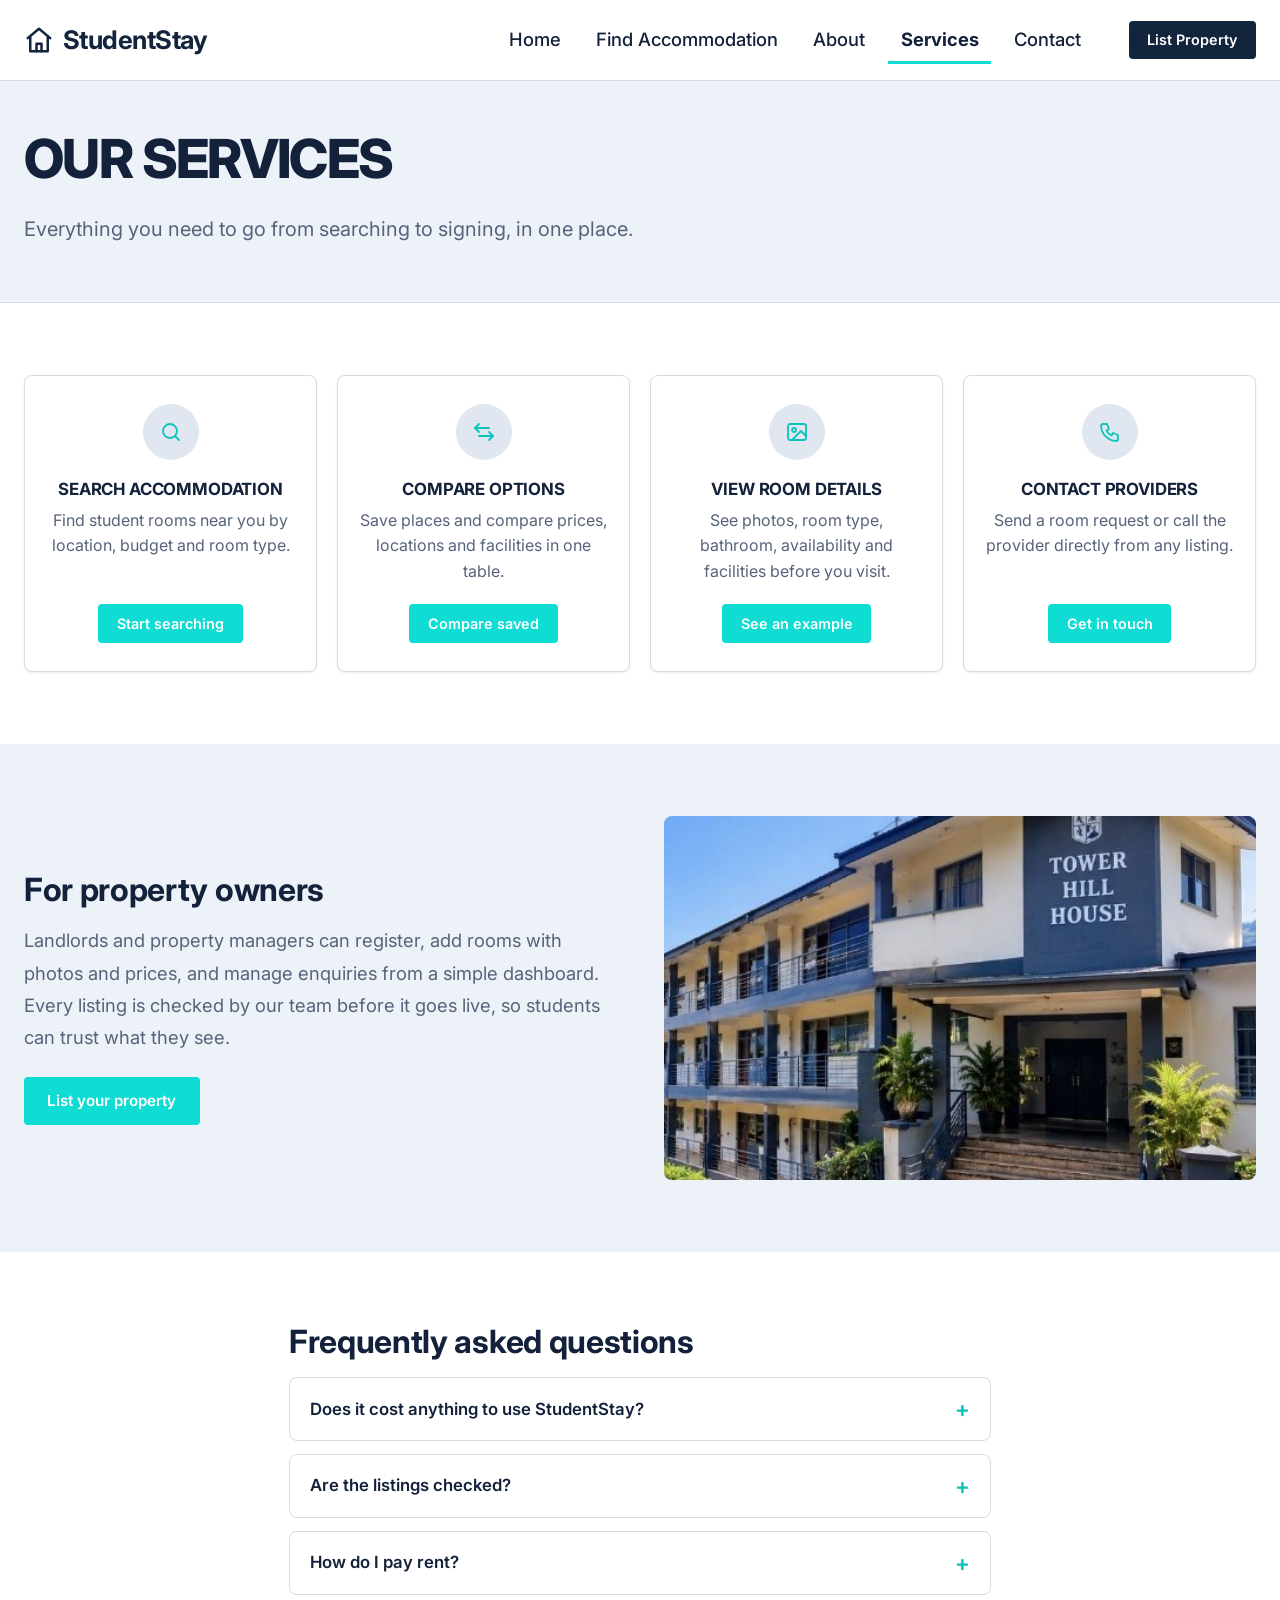
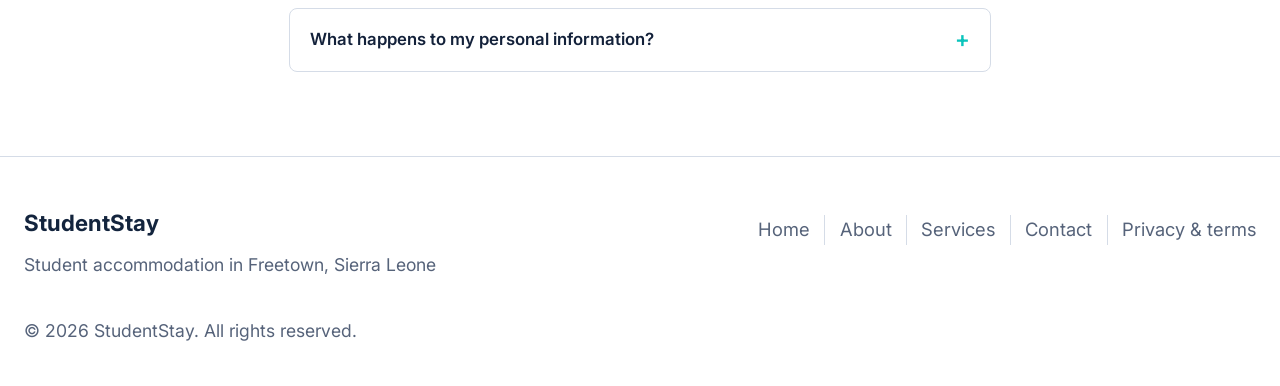
<file: services.html>
<!DOCTYPE html>
<html lang="en">
<head>
  <meta charset="UTF-8">
  <meta name="viewport" content="width=device-width, initial-scale=1">
  <title>Our services | StudentStay</title>
  <meta name="description" content="Search, compare and view student accommodation, contact providers or list your property on StudentStay.">
  <link rel="preconnect" href="https://fonts.googleapis.com">
  <link rel="preconnect" href="https://fonts.gstatic.com" crossorigin>
  <link href="https://fonts.googleapis.com/css2?family=Inter:wght@400;500;600;700;800&amp;display=swap" rel="stylesheet">
  <link rel="stylesheet" href="css/style.css">
</head>
<body>
  <a class="skip-link" href="#main">Skip to main content</a>

  <header class="site-header">
    <div class="wrap header-inner">
      <a class="brand" href="index.html" aria-label="StudentStay home">
        <span class="brand-mark"><svg class="icon" width="20" height="20" viewBox="0 0 24 24" fill="none" stroke="currentColor" stroke-width="1.8" stroke-linecap="round" stroke-linejoin="round" aria-hidden="true"><path d="M3 10.5 12 3l9 7.5"/><path d="M5 9.5V21h14V9.5"/><path d="M10 21v-6h4v6"/></svg></span>
        StudentStay
      </a>

      <input type="checkbox" id="nav-toggle" class="nav-toggle" aria-label="Open menu">
      <label for="nav-toggle" class="nav-burger" aria-hidden="true"><span></span><span></span><span></span></label>

      <nav class="site-nav" aria-label="Main">
        <ul class="nav-links">
          <li><a href="index.html">Home</a></li>
          <li><a href="accommodation.html">Find Accommodation</a></li>
          <li><a href="about.html">About</a></li>
          <li><a href="services.html" aria-current="page">Services</a></li>
          <li><a href="contact.html">Contact</a></li>
        </ul>
        <a class="btn btn-primary btn-sm" href="list-property.html">List Property</a>
      </nav>
    </div>
  </header>

  <main id="main">
    <section class="page-hero">
      <div class="wrap">
        <h1>Our services</h1>
        <p>Everything you need to go from searching to signing, in one place.</p>
      </div>
    </section>

    <section class="section">
      <div class="wrap service-grid">
          <article class="card service-card">
            <span class="service-icon"><svg class="icon" width="20" height="20" viewBox="0 0 24 24" fill="none" stroke="currentColor" stroke-width="1.8" stroke-linecap="round" stroke-linejoin="round" aria-hidden="true"><circle cx="11" cy="11" r="7"/><path d="m20 20-3.5-3.5"/></svg></span>
            <h3>Search accommodation</h3>
            <p>Find student rooms near you by location, budget and room type.</p>
            <a class="btn btn-accent btn-sm" href="accommodation.html">Start searching</a>
          </article>
          <article class="card service-card">
            <span class="service-icon"><svg class="icon" width="20" height="20" viewBox="0 0 24 24" fill="none" stroke="currentColor" stroke-width="1.8" stroke-linecap="round" stroke-linejoin="round" aria-hidden="true"><path d="M7 4 3 8l4 4"/><path d="M3 8h14"/><path d="m17 20 4-4-4-4"/><path d="M21 16H7"/></svg></span>
            <h3>Compare options</h3>
            <p>Save places and compare prices, locations and facilities in one table.</p>
            <a class="btn btn-accent btn-sm" href="compare.html">Compare saved</a>
          </article>
          <article class="card service-card">
            <span class="service-icon"><svg class="icon" width="20" height="20" viewBox="0 0 24 24" fill="none" stroke="currentColor" stroke-width="1.8" stroke-linecap="round" stroke-linejoin="round" aria-hidden="true"><rect x="3" y="4" width="18" height="16" rx="2"/><circle cx="9" cy="10" r="2"/><path d="m21 16-5-5-9 9"/></svg></span>
            <h3>View room details</h3>
            <p>See photos, room type, bathroom, availability and facilities before you visit.</p>
            <a class="btn btn-accent btn-sm" href="listing.html">See an example</a>
          </article>
          <article class="card service-card">
            <span class="service-icon"><svg class="icon" width="20" height="20" viewBox="0 0 24 24" fill="none" stroke="currentColor" stroke-width="1.8" stroke-linecap="round" stroke-linejoin="round" aria-hidden="true"><path d="M5 4h4l2 5-2.5 1.5a11 11 0 0 0 5 5L15 13l5 2v4a2 2 0 0 1-2 2A16 16 0 0 1 3 6a2 2 0 0 1 2-2"/></svg></span>
            <h3>Contact providers</h3>
            <p>Send a room request or call the provider directly from any listing.</p>
            <a class="btn btn-accent btn-sm" href="contact.html">Get in touch</a>
          </article>
      </div>
    </section>

    <section class="section section-tint" id="owners" aria-labelledby="owners-title">
      <div class="wrap owner-split">
        <div>
          <h2 id="owners-title">For property owners</h2>
          <p>Landlords and property managers can register, add rooms with photos and prices, and manage enquiries from a simple dashboard. Every listing is checked by our team before it goes live, so students can trust what they see.</p>
          <a class="btn btn-accent" href="list-property.html">List your property</a>
        </div>
        <div class="photo"><img src="images/tower-hill.jpg" alt="Tower Hill House, a three-storey student residence with balconies" width="504" height="310" loading="lazy"></div>
      </div>
    </section>

    <section class="section" aria-labelledby="faq-title">
      <div class="faq">
        <h2 id="faq-title">Frequently asked questions</h2>
          <details>
            <summary>Does it cost anything to use StudentStay?</summary>
            <p>No. Searching, saving and contacting providers is free for students. Listing a property is free during our launch period.</p>
          </details>
          <details>
            <summary>Are the listings checked?</summary>
            <p>Yes. Our team checks the details and photos of every new listing before it goes live.</p>
          </details>
          <details>
            <summary>How do I pay rent?</summary>
            <p>You pay rent directly to the provider, as set out in your rental agreement. StudentStay does not collect rent. Always view the room and get a written agreement before you pay anything.</p>
          </details>
          <details>
            <summary>What happens to my personal information?</summary>
            <p>We only use your details to reply to you and to connect you with providers. We never sell your information. Read our <a href="privacy.html">Privacy &amp; terms</a> for the full details.</p>
          </details>
      </div>
    </section>
  </main>

  <footer class="site-footer">
    <div class="wrap footer-inner">
      <div>
        <p class="footer-brand">StudentStay</p>
        <p>Student accommodation in Freetown, Sierra Leone</p>
      </div>
      <nav aria-label="Footer">
        <ul class="footer-links">
          <li><a href="index.html">Home</a></li>
          <li><a href="about.html">About</a></li>
          <li><a href="services.html">Services</a></li>
          <li><a href="contact.html">Contact</a></li>
          <li><a href="privacy.html">Privacy &amp; terms</a></li>
        </ul>
      </nav>
    </div>
    <div class="wrap">
      <p class="copyright">&copy; 2026 StudentStay. All rights reserved.</p>
    </div>
  </footer>
</body>
</html>
</file>
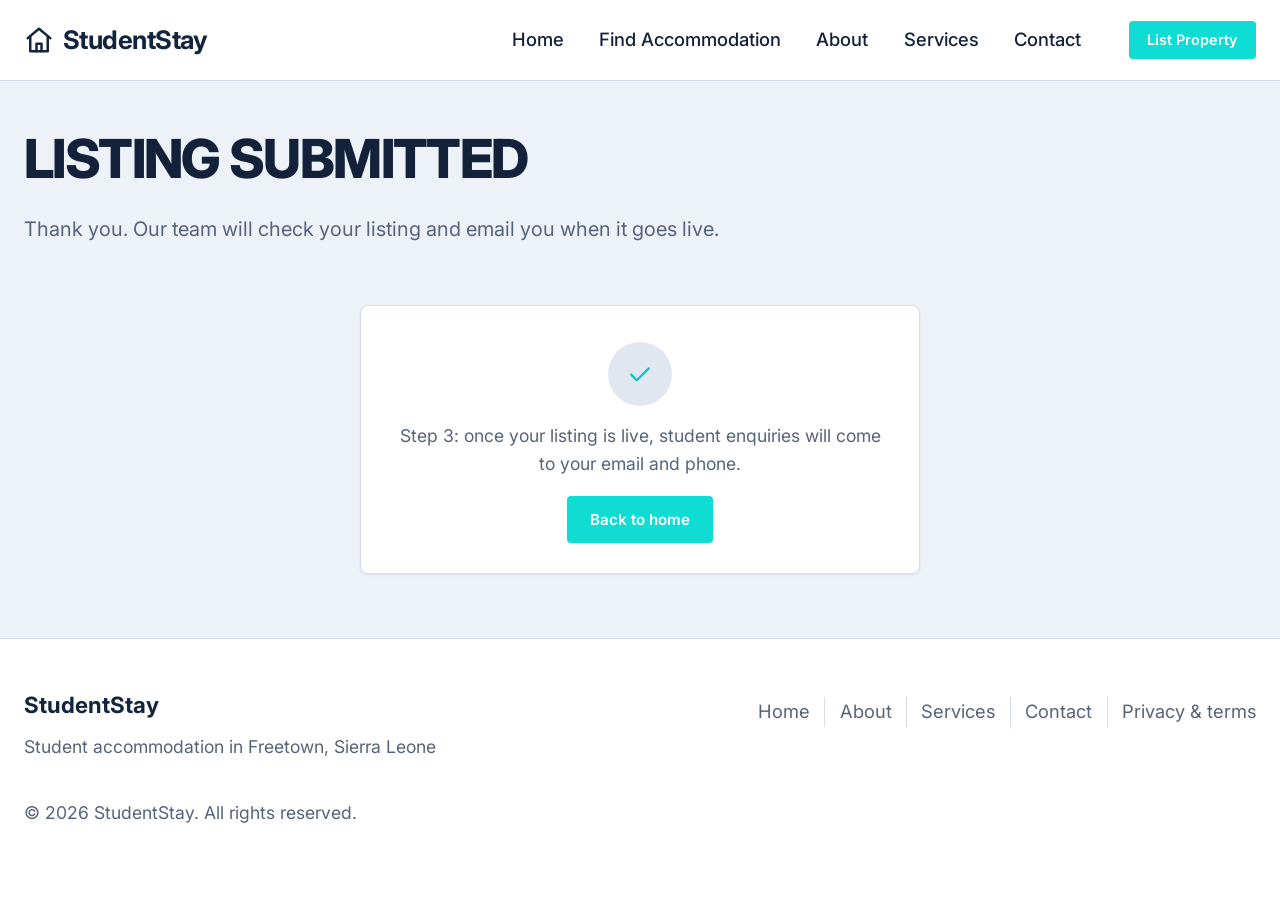
<file: thank-you-listing.html>
<!DOCTYPE html>
<html lang="en">
<head>
  <meta charset="UTF-8">
  <meta name="viewport" content="width=device-width, initial-scale=1">
  <title>Listing submitted | StudentStay</title>
  <meta name="description" content="Your listing has been submitted for review.">
  <link rel="preconnect" href="https://fonts.googleapis.com">
  <link rel="preconnect" href="https://fonts.gstatic.com" crossorigin>
  <link href="https://fonts.googleapis.com/css2?family=Inter:wght@400;500;600;700;800&amp;display=swap" rel="stylesheet">
  <link rel="stylesheet" href="css/style.css">
</head>
<body>
  <a class="skip-link" href="#main">Skip to main content</a>

  <header class="site-header">
    <div class="wrap header-inner">
      <a class="brand" href="index.html" aria-label="StudentStay home">
        <span class="brand-mark"><svg class="icon" width="20" height="20" viewBox="0 0 24 24" fill="none" stroke="currentColor" stroke-width="1.8" stroke-linecap="round" stroke-linejoin="round" aria-hidden="true"><path d="M3 10.5 12 3l9 7.5"/><path d="M5 9.5V21h14V9.5"/><path d="M10 21v-6h4v6"/></svg></span>
        StudentStay
      </a>

      <input type="checkbox" id="nav-toggle" class="nav-toggle" aria-label="Open menu">
      <label for="nav-toggle" class="nav-burger" aria-hidden="true"><span></span><span></span><span></span></label>

      <nav class="site-nav" aria-label="Main">
        <ul class="nav-links">
          <li><a href="index.html">Home</a></li>
          <li><a href="accommodation.html">Find Accommodation</a></li>
          <li><a href="about.html">About</a></li>
          <li><a href="services.html">Services</a></li>
          <li><a href="contact.html">Contact</a></li>
        </ul>
        <a class="btn btn-accent btn-sm" href="list-property.html" aria-current="page">List Property</a>
      </nav>
    </div>
  </header>

  <main id="main" class="page-mist">
    <section class="page-hero">
      <div class="wrap">
        <h1>Listing submitted</h1>
        <p>Thank you. Our team will check your listing and email you when it goes live.</p>
      </div>
    </section>

    <div class="wrap page-body narrow">
      <div class="card panel centered">
        <span class="service-icon big-check"><svg class="icon" width="20" height="20" viewBox="0 0 24 24" fill="none" stroke="currentColor" stroke-width="1.8" stroke-linecap="round" stroke-linejoin="round" aria-hidden="true"><path d="m5 12.5 4.5 4.5L19 7.5"/></svg></span>
        <p>Step 3: once your listing is live, student enquiries will come to your email and phone.</p>
        <a class="btn btn-accent" href="index.html">Back to home</a>
      </div>
    </div>
  </main>

  <footer class="site-footer">
    <div class="wrap footer-inner">
      <div>
        <p class="footer-brand">StudentStay</p>
        <p>Student accommodation in Freetown, Sierra Leone</p>
      </div>
      <nav aria-label="Footer">
        <ul class="footer-links">
          <li><a href="index.html">Home</a></li>
          <li><a href="about.html">About</a></li>
          <li><a href="services.html">Services</a></li>
          <li><a href="contact.html">Contact</a></li>
          <li><a href="privacy.html">Privacy &amp; terms</a></li>
        </ul>
      </nav>
    </div>
    <div class="wrap">
      <p class="copyright">&copy; 2026 StudentStay. All rights reserved.</p>
    </div>
  </footer>
</body>
</html>
</file>
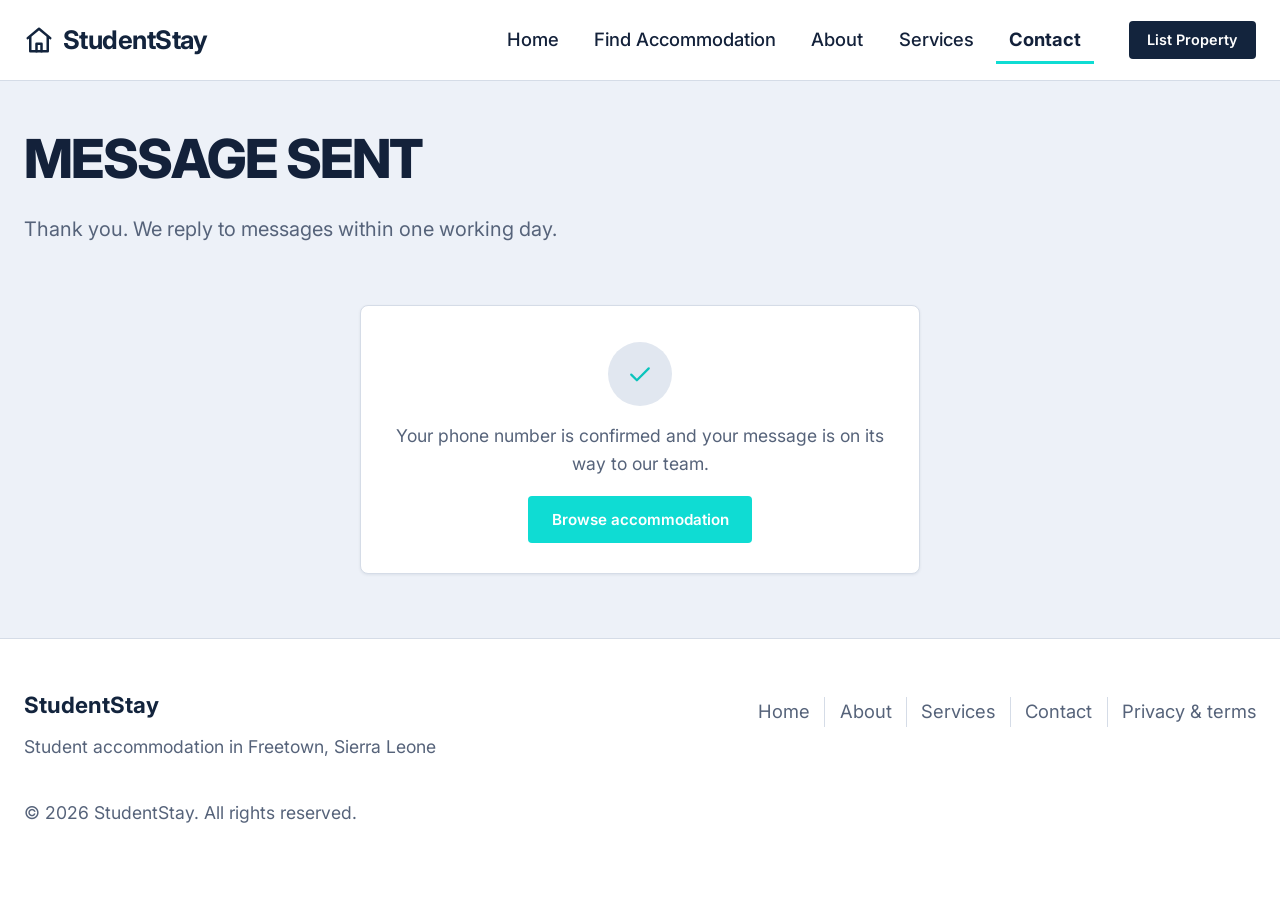
<file: thank-you.html>
<!DOCTYPE html>
<html lang="en">
<head>
  <meta charset="UTF-8">
  <meta name="viewport" content="width=device-width, initial-scale=1">
  <title>Message sent | StudentStay</title>
  <meta name="description" content="Your message has been sent.">
  <link rel="preconnect" href="https://fonts.googleapis.com">
  <link rel="preconnect" href="https://fonts.gstatic.com" crossorigin>
  <link href="https://fonts.googleapis.com/css2?family=Inter:wght@400;500;600;700;800&amp;display=swap" rel="stylesheet">
  <link rel="stylesheet" href="css/style.css">
</head>
<body>
  <a class="skip-link" href="#main">Skip to main content</a>

  <header class="site-header">
    <div class="wrap header-inner">
      <a class="brand" href="index.html" aria-label="StudentStay home">
        <span class="brand-mark"><svg class="icon" width="20" height="20" viewBox="0 0 24 24" fill="none" stroke="currentColor" stroke-width="1.8" stroke-linecap="round" stroke-linejoin="round" aria-hidden="true"><path d="M3 10.5 12 3l9 7.5"/><path d="M5 9.5V21h14V9.5"/><path d="M10 21v-6h4v6"/></svg></span>
        StudentStay
      </a>

      <input type="checkbox" id="nav-toggle" class="nav-toggle" aria-label="Open menu">
      <label for="nav-toggle" class="nav-burger" aria-hidden="true"><span></span><span></span><span></span></label>

      <nav class="site-nav" aria-label="Main">
        <ul class="nav-links">
          <li><a href="index.html">Home</a></li>
          <li><a href="accommodation.html">Find Accommodation</a></li>
          <li><a href="about.html">About</a></li>
          <li><a href="services.html">Services</a></li>
          <li><a href="contact.html" aria-current="page">Contact</a></li>
        </ul>
        <a class="btn btn-primary btn-sm" href="list-property.html">List Property</a>
      </nav>
    </div>
  </header>

  <main id="main" class="page-mist">
    <section class="page-hero">
      <div class="wrap">
        <h1>Message sent</h1>
        <p>Thank you. We reply to messages within one working day.</p>
      </div>
    </section>

    <div class="wrap page-body narrow">
      <div class="card panel centered">
        <span class="service-icon big-check"><svg class="icon" width="20" height="20" viewBox="0 0 24 24" fill="none" stroke="currentColor" stroke-width="1.8" stroke-linecap="round" stroke-linejoin="round" aria-hidden="true"><path d="m5 12.5 4.5 4.5L19 7.5"/></svg></span>
        <p>Your phone number is confirmed and your message is on its way to our team.</p>
        <a class="btn btn-accent" href="accommodation.html">Browse accommodation</a>
      </div>
    </div>
  </main>

  <footer class="site-footer">
    <div class="wrap footer-inner">
      <div>
        <p class="footer-brand">StudentStay</p>
        <p>Student accommodation in Freetown, Sierra Leone</p>
      </div>
      <nav aria-label="Footer">
        <ul class="footer-links">
          <li><a href="index.html">Home</a></li>
          <li><a href="about.html">About</a></li>
          <li><a href="services.html">Services</a></li>
          <li><a href="contact.html">Contact</a></li>
          <li><a href="privacy.html">Privacy &amp; terms</a></li>
        </ul>
      </nav>
    </div>
    <div class="wrap">
      <p class="copyright">&copy; 2026 StudentStay. All rights reserved.</p>
    </div>
  </footer>
</body>
</html>
</file>
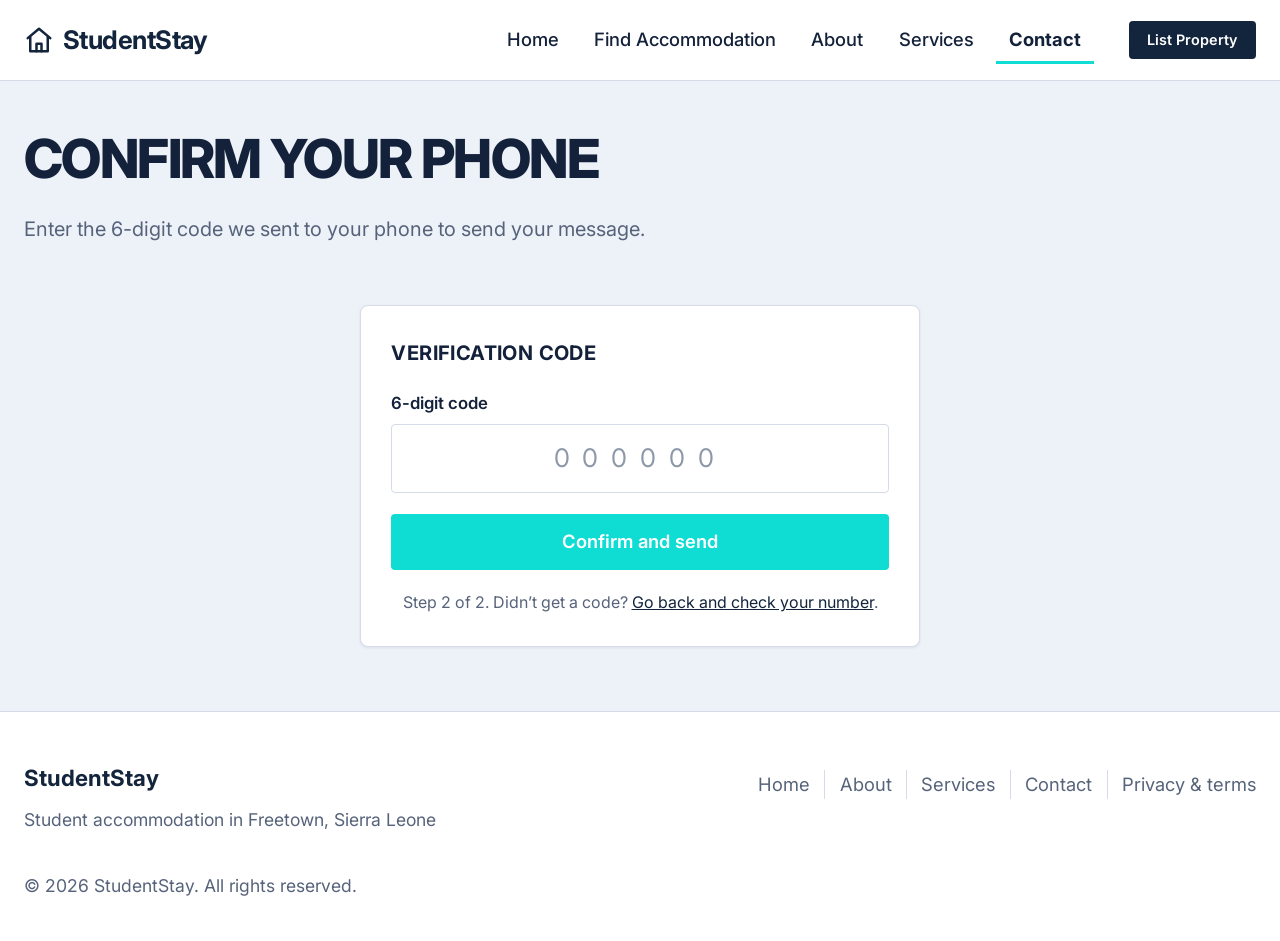
<file: verify.html>
<!DOCTYPE html>
<html lang="en">
<head>
  <meta charset="UTF-8">
  <meta name="viewport" content="width=device-width, initial-scale=1">
  <title>Confirm your phone | StudentStay</title>
  <meta name="description" content="Enter the 6-digit code sent to your phone.">
  <link rel="preconnect" href="https://fonts.googleapis.com">
  <link rel="preconnect" href="https://fonts.gstatic.com" crossorigin>
  <link href="https://fonts.googleapis.com/css2?family=Inter:wght@400;500;600;700;800&amp;display=swap" rel="stylesheet">
  <link rel="stylesheet" href="css/style.css">
</head>
<body>
  <a class="skip-link" href="#main">Skip to main content</a>

  <header class="site-header">
    <div class="wrap header-inner">
      <a class="brand" href="index.html" aria-label="StudentStay home">
        <span class="brand-mark"><svg class="icon" width="20" height="20" viewBox="0 0 24 24" fill="none" stroke="currentColor" stroke-width="1.8" stroke-linecap="round" stroke-linejoin="round" aria-hidden="true"><path d="M3 10.5 12 3l9 7.5"/><path d="M5 9.5V21h14V9.5"/><path d="M10 21v-6h4v6"/></svg></span>
        StudentStay
      </a>

      <input type="checkbox" id="nav-toggle" class="nav-toggle" aria-label="Open menu">
      <label for="nav-toggle" class="nav-burger" aria-hidden="true"><span></span><span></span><span></span></label>

      <nav class="site-nav" aria-label="Main">
        <ul class="nav-links">
          <li><a href="index.html">Home</a></li>
          <li><a href="accommodation.html">Find Accommodation</a></li>
          <li><a href="about.html">About</a></li>
          <li><a href="services.html">Services</a></li>
          <li><a href="contact.html" aria-current="page">Contact</a></li>
        </ul>
        <a class="btn btn-primary btn-sm" href="list-property.html">List Property</a>
      </nav>
    </div>
  </header>

  <main id="main" class="page-mist">
    <section class="page-hero">
      <div class="wrap">
        <h1>Confirm your phone</h1>
        <p>Enter the 6-digit code we sent to your phone to send your message.</p>
      </div>
    </section>

    <div class="wrap page-body narrow">
      <form class="card panel" action="thank-you.html" method="get">
        <h2 class="label-title">Verification code</h2>
        <div class="form-stack">
          <div class="field">
            <label for="code">6-digit code</label>
            <input class="input code-input" id="code" name="code" inputmode="numeric" autocomplete="one-time-code" pattern="[0-9]{6}" maxlength="6" placeholder="000000" required>
            <span class="error-msg">Enter the 6 digits from the text message.</span>
          </div>
          <button class="btn btn-accent btn-block btn-tall" type="submit">Confirm and send</button>
          <p class="form-note centered">Step 2 of 2. Didn&rsquo;t get a code? <a href="contact.html">Go back and check your number</a>.</p>
        </div>
      </form>
    </div>
  </main>

  <footer class="site-footer">
    <div class="wrap footer-inner">
      <div>
        <p class="footer-brand">StudentStay</p>
        <p>Student accommodation in Freetown, Sierra Leone</p>
      </div>
      <nav aria-label="Footer">
        <ul class="footer-links">
          <li><a href="index.html">Home</a></li>
          <li><a href="about.html">About</a></li>
          <li><a href="services.html">Services</a></li>
          <li><a href="contact.html">Contact</a></li>
          <li><a href="privacy.html">Privacy &amp; terms</a></li>
        </ul>
      </nav>
    </div>
    <div class="wrap">
      <p class="copyright">&copy; 2026 StudentStay. All rights reserved.</p>
    </div>
  </footer>
</body>
</html>
</file>
<file: css/style.css>
/* =========================================================
   StudentStay — main stylesheet
   Pure CSS (no JavaScript). Shared by every page.
   ========================================================= */

/* ---------- 1. Design tokens ---------- */
:root {
  /* Colours */
  --navy: #13243d;          /* text, headings, List Property button */
  --navy-deep: #0c1a2e;
  --cyan: #0fdcd3;          /* main accent: buttons, CTA strip */
  --cyan-dark: #0bc4bc;     /* button hover */
  --cyan-soft: #dcf8f6;     /* icon backgrounds, pills */
  --teal-text: #0a6e69;     /* readable teal for text on white */
  --mist: #e1e7f0;          /* hero and page header background */
  --mist-soft: #edf1f8;     /* alternating sections */
  --ink: #13213a;
  --slate: #56637a;
  --line: #d5dce7;
  --white: #ffffff;
  --error: #b42318;
  --photo: #c9d3e1;         /* placeholder while an image loads */

  /* Type */
  --font: "Inter", "Segoe UI", system-ui, -apple-system, sans-serif;

  /* Layout */
  --wrap: 1420px;
  --radius-s: 4px;
  --radius-m: 8px;
  --radius-l: 14px;
  --shadow: 0 18px 40px -22px rgba(19, 36, 61, 0.45);
}

/* ---------- 2. Base ---------- */
*,
*::before,
*::after { box-sizing: border-box; }

html { scroll-behavior: smooth; }

body {
  margin: 0;
  font-family: var(--font);
  font-size: 1rem;
  line-height: 1.6;
  color: var(--ink);
  background: var(--white);
  -webkit-font-smoothing: antialiased;
}

img { max-width: 100%; display: block; }
a { color: var(--navy); }

h1, h2, h3 { line-height: 1.15; margin: 0 0 0.5em; color: var(--ink); letter-spacing: -0.01em; }
h1 { font-size: clamp(2.1rem, 4.2vw, 3.2rem); font-weight: 800; }
h2 { font-size: clamp(1.5rem, 2.6vw, 2rem); font-weight: 700; }
h3 { font-size: 1.1rem; font-weight: 600; }
p { margin: 0 0 1em; }

.wrap { width: min(100% - 3rem, var(--wrap)); margin-inline: auto; }
.icon { width: 20px; height: 20px; flex: none; }

.visually-hidden {
  position: absolute !important; width: 1px !important; height: 1px !important;
  padding: 0 !important; margin: -1px !important; border: 0 !important;
  overflow: hidden; clip: rect(0 0 0 0); white-space: nowrap;
}

.skip-link {
  position: absolute; left: -999px; top: 0; z-index: 100;
  background: var(--navy); color: var(--white); padding: 0.6rem 1rem; border-radius: var(--radius-s);
}
.skip-link:focus { left: 1rem; top: 1rem; }

:focus-visible { outline: 3px solid var(--cyan); outline-offset: 2px; }

@media (prefers-reduced-motion: reduce) {
  html { scroll-behavior: auto; }
  * { transition: none !important; }
}

/* Uppercase section labels, as in the design sample */
.label-title {
  font-size: 1.25rem; font-weight: 700; text-transform: uppercase;
  letter-spacing: 0.02em; margin: 0;
}

/* ---------- 3. Buttons ---------- */
.btn {
  display: inline-flex; align-items: center; justify-content: center; gap: 0.5rem;
  font: 600 0.95rem/1 var(--font);
  padding: 0.95rem 1.4rem;
  border: 1.5px solid transparent; border-radius: var(--radius-s);
  text-decoration: none; cursor: pointer;
  transition: background-color 0.15s, border-color 0.15s, color 0.15s;
}
.btn .icon { width: 18px; height: 18px; }
.btn-accent { background: var(--cyan); color: var(--white); }
.btn-accent:hover { background: var(--cyan-dark); }
.btn-primary { background: var(--navy); color: var(--white); }
.btn-primary:hover { background: var(--navy-deep); }
.btn-outline { background: transparent; color: var(--navy); border-color: var(--navy); }
.btn-outline:hover { background: var(--mist-soft); }
.btn-white { background: var(--white); color: var(--cyan-dark); }
.btn-white:hover { background: var(--navy); color: var(--white); }
.btn-outline-accent { background: var(--white); color: var(--cyan-dark); border-color: var(--cyan); }
.btn-outline-accent:hover { background: var(--cyan-soft); }
.btn-tall { min-height: 56px; font-size: 1.15rem; }
.btn-ghost { background: transparent; color: var(--slate); border-color: var(--line); }
.btn-ghost:hover { color: var(--ink); border-color: var(--slate); }
.btn-sm { padding: 0.7rem 1.1rem; font-size: 0.9rem; }
.btn-lg { padding: 1.35rem 1.9rem; font-size: 1.2rem; }
.btn-block { width: 100%; }

.text-link { display: inline-flex; align-items: center; gap: 0.35rem; font-weight: 600; text-decoration: none; color: var(--teal-text); }
.text-link:hover { text-decoration: underline; text-underline-offset: 3px; }

/* ---------- 4. Header & navigation (CSS-only mobile menu) ---------- */
.site-header {
  position: sticky; top: 0; z-index: 50;
  background: var(--white); border-bottom: 1px solid var(--line);
}
.header-inner { display: flex; align-items: center; justify-content: space-between; gap: 1.5rem; min-height: 80px; }

.brand {
  display: inline-flex; align-items: center; gap: 0.55rem;
  font-weight: 700; font-size: 1.6rem; letter-spacing: -0.02em;
  color: var(--navy); text-decoration: none;
}
.brand-mark { display: grid; place-items: center; color: var(--navy); }
.brand-mark .icon { width: 30px; height: 30px; stroke-width: 2; }

.site-nav { display: flex; align-items: center; gap: 2.2rem; }
.nav-links { display: flex; gap: 0.6rem; list-style: none; margin: 0; padding: 0; }
.nav-links a {
  display: block; padding: 0.55rem 0.8rem;
  color: var(--ink); font-weight: 500; font-size: 1.15rem; text-decoration: none;
}
.nav-links a:hover { color: var(--teal-text); }
.nav-links a[aria-current="page"] { font-weight: 700; box-shadow: inset 0 -3px 0 var(--cyan); }

.nav-toggle { position: absolute; opacity: 0; pointer-events: none; }
.nav-burger {
  display: none; width: 46px; height: 46px; cursor: pointer;
  border: 1.5px solid var(--line); border-radius: var(--radius-s);
  flex-direction: column; align-items: center; justify-content: center; gap: 5px;
}
.nav-burger span { width: 20px; height: 2px; background: var(--ink); border-radius: 2px; transition: transform 0.2s, opacity 0.2s; }
.nav-toggle:focus-visible + .nav-burger { outline: 3px solid var(--cyan); outline-offset: 2px; }
.nav-toggle:checked + .nav-burger span:nth-child(1) { transform: translateY(7px) rotate(45deg); }
.nav-toggle:checked + .nav-burger span:nth-child(2) { opacity: 0; }
.nav-toggle:checked + .nav-burger span:nth-child(3) { transform: translateY(-7px) rotate(-45deg); }

@media (max-width: 1060px) {
  .nav-burger { display: inline-flex; }
  .site-nav {
    display: none; position: absolute; left: 0; right: 0; top: 100%;
    flex-direction: column; align-items: stretch; gap: 1rem;
    padding: 1rem 1.25rem 1.5rem; background: var(--white);
    border-bottom: 1px solid var(--line); box-shadow: var(--shadow);
  }
  .nav-toggle:checked ~ .site-nav { display: flex; }
  .nav-links { flex-direction: column; }
  .nav-links a { padding: 0.85rem 1rem; border-radius: var(--radius-s); }
  .nav-links a[aria-current="page"] { box-shadow: inset 4px 0 0 var(--cyan); background: var(--mist-soft); }
}

/* ---------- 5. Sections & shared layout ---------- */
.section { padding: 4.5rem 0; }
.section-tint { background: var(--mist-soft); }
.section-head { display: flex; align-items: flex-end; justify-content: space-between; flex-wrap: wrap; gap: 1rem 2rem; margin-bottom: 2rem; }
.section-head h2 { margin: 0; }
.section-head p { margin: 0.4rem 0 0; color: var(--slate); max-width: 54ch; }

.page-hero { background: var(--mist-soft); border-bottom: 1px solid var(--line); padding: 3.1rem 0 3.6rem; }
.page-hero h1 {
  font-size: clamp(2.3rem, 4.2vw, 4rem); font-weight: 800;
  text-transform: uppercase; letter-spacing: -0.03em; line-height: 1.05;
  margin-bottom: 1.6rem;
}
.page-hero p { margin: 0; color: var(--slate); font-size: 1.25rem; max-width: 72ch; }
.page-hero-center { text-align: center; }
.page-hero-center p { margin-inline: auto; }

/* Pages where the whole body sits on the light grey-blue background */
.page-mist { background: var(--mist-soft); padding-bottom: 4rem; }
.page-mist .page-hero { border-bottom: 0; padding-bottom: 3.75rem; }
.narrow { max-width: 560px; }
.narrow-wide { max-width: 900px; }
.centered { text-align: center; }

/* White box used across inner pages */
.card {
  background: var(--white); border: 1px solid var(--line);
  border-radius: var(--radius-m); box-shadow: 0 1px 3px rgba(19, 36, 61, 0.08);
}
.section-label { margin-bottom: 2rem; }
.legal { max-width: 760px; }
.legal h2 { font-size: 1.3rem; margin-top: 2rem; }
.legal p { color: var(--slate); }

.breadcrumb { list-style: none; display: flex; flex-wrap: wrap; gap: 0.4rem; padding: 0; margin: 0 0 1.1rem; font-size: 0.875rem; color: var(--slate); }
.breadcrumb li + li::before { content: "/"; margin-right: 0.4rem; color: #9aa6b8; }
.breadcrumb a { color: var(--slate); }
.breadcrumb [aria-current] { color: var(--ink); font-weight: 600; }

.photo { background: var(--photo); overflow: hidden; }
.photo img { width: 100%; height: 100%; object-fit: cover; font-size: 0.8rem; color: var(--slate); }

/* ---------- 6. Forms ---------- */
.field { display: flex; flex-direction: column; gap: 0.45rem; min-width: 0; }
.field label, .field-label { font-size: 1.05rem; font-weight: 600; color: var(--ink); }
.field-label .optional { font-weight: 400; color: var(--slate); }

.input, .select, .textarea {
  width: 100%; font: inherit; font-size: 1.1rem; color: var(--ink);
  min-height: 54px; padding: 0.8rem 0.95rem; background: var(--white);
  border: 1px solid var(--line); border-radius: var(--radius-s);
  transition: border-color 0.15s, box-shadow 0.15s;
}
.input::placeholder, .textarea::placeholder { color: #8d98a9; }
.input:focus, .select:focus, .textarea:focus { outline: none; border-color: var(--cyan-dark); box-shadow: 0 0 0 3px rgba(18, 216, 207, 0.25); }
.select {
  appearance: none; padding-right: 2.5rem; cursor: pointer;
  background-image: url("data:image/svg+xml,%3Csvg xmlns='http://www.w3.org/2000/svg' viewBox='0 0 24 24' fill='none' stroke='%2313213a' stroke-width='2' stroke-linecap='round'%3E%3Cpath d='m6 9 6 6 6-6'/%3E%3C/svg%3E");
  background-repeat: no-repeat; background-position: right 0.85rem center; background-size: 16px;
}
.textarea { min-height: 160px; resize: vertical; }
/* Hide number spinners so placeholders are not cut off */
.input[type="number"] { -moz-appearance: textfield; appearance: textfield; }
.input[type="number"]::-webkit-inner-spin-button,
.input[type="number"]::-webkit-outer-spin-button { -webkit-appearance: none; margin: 0; }

/* Validation messages appear after the user interacts (no JS) */
.error-msg { display: none; font-size: 0.8rem; color: var(--error); }
.input:user-invalid, .select:user-invalid, .textarea:user-invalid { border-color: var(--error); }
.input:user-invalid ~ .error-msg,
.select:user-invalid ~ .error-msg,
.textarea:user-invalid ~ .error-msg { display: block; }
.field-hint { font-size: 0.95rem; color: var(--slate); }

.price-pair { display: grid; grid-template-columns: 1fr 1fr; gap: 0.6rem; }

/* Facility checkbox chips */
.chip-group { display: flex; flex-wrap: wrap; gap: 0.5rem; border: 0; padding: 0; margin: 0; }
.chip-group legend { padding: 0; margin-bottom: 0.5rem; font-size: 0.9rem; font-weight: 600; }
.chip input { position: absolute; opacity: 0; pointer-events: none; }
.chip span {
  display: inline-flex; align-items: center; gap: 0.4rem; cursor: pointer;
  padding: 0.5rem 0.9rem; border-radius: 999px;
  border: 1px solid var(--line); background: var(--white);
  font-size: 0.875rem; font-weight: 500; color: var(--slate);
  transition: background-color 0.15s, border-color 0.15s, color 0.15s;
}
.chip span .icon { width: 16px; height: 16px; }
.chip input:checked + span { background: var(--cyan); border-color: var(--cyan); color: var(--navy); }
.chip input:focus-visible + span { outline: 3px solid var(--cyan); outline-offset: 2px; }

/* ---------- 7. Home: hero ---------- */
.hero { background: var(--mist); padding: 4.4rem 0; }
.hero-grid { display: grid; grid-template-columns: 1fr 1.05fr; gap: 5.5rem; align-items: center; }
.hero h1 {
  font-size: clamp(2.4rem, 4.3vw, 4.25rem); font-weight: 800;
  line-height: 1.1; letter-spacing: -0.03em; text-transform: uppercase;
  margin-bottom: 2.2rem;
}
.hero-lead { font-size: 1.25rem; line-height: 1.7; color: var(--slate); max-width: 36em; margin-bottom: 2rem; }
.hero-media .photo { aspect-ratio: 728 / 484; border-radius: var(--radius-m); box-shadow: 0 10px 30px -12px rgba(19, 36, 61, 0.35); }

/* ---------- 8. Home: search ---------- */
.search-section { padding: 3.75rem 0 3.1rem; }
.search-section .label-title { margin-bottom: 1.9rem; }
.search-fields { display: grid; grid-template-columns: repeat(3, 275px); gap: 1.25rem; align-items: end; }
.search-fields .input, .search-fields .select { height: 55px; font-size: 1.1rem; }
.search-fields .field label, .search-fields .field-label { font-size: 1.05rem; }
.search-fields .btn { grid-column: 2; justify-self: center; width: 250px; height: 55px; font-size: 1.1rem; }

/* ---------- 9. Listing cards ---------- */
.card-grid { display: grid; grid-template-columns: repeat(3, 1fr); gap: 1.5rem; }
.listing-card {
  display: flex; flex-direction: column; overflow: hidden;
  background: var(--white); border: 1px solid var(--line); border-radius: var(--radius-m);
  transition: transform 0.2s, box-shadow 0.2s;
}
.listing-card:hover { transform: translateY(-4px); box-shadow: var(--shadow); }
.listing-card .photo { position: relative; aspect-ratio: 4 / 3; }
.tag {
  position: absolute; top: 0.85rem; left: 0.85rem;
  background: var(--navy); color: var(--white);
  font-size: 0.78rem; font-weight: 600; padding: 0.3rem 0.7rem; border-radius: 999px;
}
.listing-body { display: flex; flex-direction: column; gap: 0.7rem; flex: 1; padding: 1.25rem; }
.listing-body h3 { margin: 0; }
.meta { display: flex; align-items: center; gap: 0.4rem; color: var(--slate); font-size: 0.9rem; }
.meta .icon { width: 17px; height: 17px; }
.price { font-weight: 800; font-size: 1.3rem; color: var(--navy); line-height: 1; letter-spacing: -0.01em; }
.price small { font-size: 0.85rem; font-weight: 500; color: var(--slate); }
.facility-list { display: flex; flex-wrap: wrap; gap: 0.4rem; list-style: none; padding: 0; margin: 0; }
.facility-list li { font-size: 0.8rem; font-weight: 500; color: var(--teal-text); background: var(--cyan-soft); padding: 0.22rem 0.65rem; border-radius: 999px; }
.listing-foot { margin-top: auto; padding-top: 1rem; border-top: 1px solid var(--line); display: flex; align-items: center; justify-content: space-between; gap: 1rem; }

/* ---------- 10. Cyan call-to-action strip ---------- */
.cta-strip { background: var(--cyan); padding: 3.6rem 0 3.9rem; }
.cta-strip-inner { display: flex; align-items: center; justify-content: space-between; flex-wrap: wrap; gap: 1.5rem 3rem; }
.cta-strip h2 { color: var(--white); font-size: clamp(1.75rem, 2.6vw, 2.3rem); margin-bottom: 0.9rem; }
.cta-strip p { margin: 0; color: var(--white); font-size: 1.25rem; max-width: 46em; }
.cta-strip .btn { padding: 1.3rem 1.9rem; font-size: 1.25rem; }

/* ---------- 11. About ---------- */
.split { display: grid; grid-template-columns: 1fr 1fr; gap: 3.5rem; align-items: center; }
.split .photo { aspect-ratio: 625 / 386; border-radius: var(--radius-m); }
.split-text h2 { margin-bottom: 1rem; }
.split-text p { color: var(--slate); font-size: 1.15rem; line-height: 1.75; }

.how-grid {
  list-style: none; padding: 1.25rem 0 0; margin: 0 auto; max-width: 1000px;
  display: grid; grid-template-columns: repeat(3, 1fr); gap: 2.25rem;
}
.how-card {
  position: relative; text-align: center;
  background: var(--white); border: 1px solid var(--line); border-radius: var(--radius-m);
  box-shadow: 0 1px 3px rgba(19, 36, 61, 0.08);
  padding: 2.6rem 1.5rem 1.75rem;
}
.how-num {
  position: absolute; top: -1.2rem; left: 50%; transform: translateX(-50%);
  width: 38px; height: 38px; border-radius: 50%;
  display: grid; place-items: center;
  background: var(--cyan); color: var(--white); font-weight: 700; font-size: 0.85rem;
}
.how-icon { width: 28px; height: 28px; color: var(--cyan-dark); margin: 0 auto 0.75rem; }
.how-card h3 { text-transform: uppercase; font-size: 1.1rem; font-weight: 700; margin-bottom: 0.35rem; }
.how-card p { margin: 0; color: var(--slate); }

.stats { display: grid; grid-template-columns: repeat(4, 1fr); gap: 1.25rem; margin: 0; }
.stat { display: flex; flex-direction: column-reverse; align-items: center; padding: 1.8rem 1rem; text-align: center; }
.stat dd { margin: 0 0 0.35rem; font-size: clamp(1.8rem, 2.6vw, 2.3rem); font-weight: 800; color: var(--cyan-dark); letter-spacing: -0.02em; line-height: 1.1; }
.stat dt { color: var(--slate); font-size: 1.05rem; }

/* ---------- 12. Services ---------- */
.service-grid { display: grid; grid-template-columns: repeat(4, 1fr); gap: 1.25rem; }
.service-card {
  display: flex; flex-direction: column; align-items: center; text-align: center; gap: 0.5rem;
  padding: 1.75rem 1.25rem;
}
.service-icon {
  width: 56px; height: 56px; border-radius: 50%; flex: none;
  display: grid; place-items: center;
  background: var(--mist); color: var(--cyan-dark);
}
.service-icon .icon { width: 24px; height: 24px; }
.service-card .service-icon { margin-bottom: 0.75rem; }
.service-card h3 { margin: 0; text-transform: uppercase; font-size: 1.05rem; font-weight: 700; }
.service-card p { margin: 0 0 0.75rem; color: var(--slate); }
.service-card .btn { margin-top: auto; }

.owner-split { display: grid; grid-template-columns: 1fr 1fr; gap: 3rem; align-items: center; }
.owner-split p { color: var(--slate); font-size: 1.15rem; line-height: 1.75; margin-bottom: 1.5rem; }
.owner-split .photo { aspect-ratio: 504 / 310; border-radius: var(--radius-m); }

.faq { max-width: 750px; margin: 0 auto; padding: 0 1.5rem; }
.faq h2 { margin-bottom: 1rem; }
.faq details {
  background: var(--white); border: 1px solid var(--line); border-radius: var(--radius-m);
  margin-bottom: 0.8rem; padding: 0 1.25rem;
}
.faq summary {
  list-style: none; cursor: pointer;
  display: flex; justify-content: space-between; align-items: center; gap: 1rem;
  padding: 1.1rem 0; font-weight: 600; font-size: 1.05rem;
}
.faq summary::-webkit-details-marker { display: none; }
.faq summary::after { content: "+"; font-size: 1.4rem; font-weight: 600; color: var(--cyan-dark); line-height: 1; }
.faq details[open] summary::after { content: "\2212"; }
.faq details p { color: var(--slate); margin: 0 0 1.1rem; }

/* ---------- 13. Contact ---------- */
.contact-grid { display: grid; grid-template-columns: 1fr 1fr; gap: 2rem; align-items: start; }
.panel { padding: 2.25rem 1.9rem 1.9rem; }
.panel .label-title { margin-bottom: 1.6rem; }
.contact-list { list-style: none; padding: 0; margin: 0; display: grid; gap: 1.4rem; }
.contact-list li { display: flex; gap: 1rem; align-items: center; }
.contact-list .label { display: block; font-size: 0.95rem; color: var(--slate); }
.contact-list a, .contact-list .value { font-size: 1.25rem; color: var(--ink); text-decoration: none; }
.contact-list a:hover { text-decoration: underline; text-underline-offset: 3px; }
.hours { margin-top: 1.9rem; padding-top: 1.6rem; border-top: 1px solid var(--line); }
.hours h3 { font-size: 1.4rem; margin-bottom: 0.75rem; }
.hours-list { display: grid; grid-template-columns: auto 1fr; gap: 0.45rem 1.25rem; margin: 0; font-size: 1.1rem; }
.hours-list dt { font-weight: 700; }
.hours-list dd { margin: 0; color: var(--slate); }

.form-stack { display: grid; gap: 1.3rem; }
.form-grid { display: grid; grid-template-columns: 1fr 1fr; gap: 1.2rem 1.25rem; }
.form-grid .full { grid-column: 1 / -1; }
.form-note { font-size: 1rem; color: var(--slate); margin: 0; }
.code-input { font-size: 1.6rem; letter-spacing: 0.5em; text-align: center; }
.big-check { width: 64px; height: 64px; margin: 0 auto 1rem; }
.big-check .icon { width: 30px; height: 30px; }
.panel.centered p { color: var(--slate); font-size: 1.1rem; }

/* ---------- 14. Find accommodation (results) ---------- */
.filter-card { padding: 1.9rem 1.6rem 1.6rem; }
.filter-fields { display: grid; grid-template-columns: 1.4fr 1.4fr 1fr; gap: 1.25rem; margin-bottom: 1.5rem; }
.filter-fields .input, .filter-fields .select { height: 55px; font-size: 1.1rem; }
.filter-foot { display: flex; flex-wrap: wrap; justify-content: space-between; align-items: center; gap: 1rem; }
.filter-buttons { display: flex; gap: 1rem; }
.filter-buttons .btn { min-height: 55px; font-size: 1.1rem; padding-inline: 1.6rem; }

.results-bar { display: flex; flex-wrap: wrap; justify-content: space-between; align-items: center; gap: 1rem; margin: 2rem 0 1.25rem; }
.results-count { margin: 0; font-size: 1.3rem; font-weight: 700; }
.results-tools { display: flex; flex-wrap: wrap; align-items: center; gap: 0.75rem; }
.sort { display: flex; align-items: center; gap: 0.75rem; font-weight: 700; font-size: 1.05rem; }
.sort .select { width: auto; min-width: 210px; height: 50px; font-weight: 400; }
.results-tools .btn { min-height: 48px; }

.results { list-style: none; padding: 0; margin: 0; display: grid; gap: 1rem; }
.result {
  display: grid; grid-template-columns: 240px 1fr auto; gap: 1.5rem; align-items: center;
  background: var(--white); border: 1px solid var(--line); border-radius: var(--radius-m);
  box-shadow: 0 1px 3px rgba(19, 36, 61, 0.08); padding: 1rem; transition: border-color 0.15s;
}
.result:hover { border-color: var(--cyan); }
.result .photo { aspect-ratio: 4 / 3; border-radius: var(--radius-s); }
.result-body h3 { margin: 0 0 0.6rem; font-size: 1.2rem; }
.result-facts { display: flex; flex-wrap: wrap; gap: 0.4rem 1.25rem; margin-bottom: 0.8rem; }
.result-actions { display: flex; flex-direction: column; align-items: stretch; gap: 0.6rem; min-width: 160px; padding-right: 0.5rem; text-align: right; }
.result-actions .price { margin-bottom: 0.4rem; }

/* CSS-only save toggle */
.save { position: relative; display: block; }
.save input { position: absolute; opacity: 0; pointer-events: none; }
.save > span { display: inline-flex; align-items: center; justify-content: center; gap: 0.45rem; width: 100%; padding: 0.7rem 1rem; border-radius: var(--radius-s); cursor: pointer; border: 1px solid var(--line); background: var(--white); font-size: 0.875rem; font-weight: 600; color: var(--slate); }
.save > span .icon { width: 17px; height: 17px; }
.save > span::after { content: "Save"; }
.save input:checked + span { color: #a3342b; border-color: #e7b3ae; background: #fdf2f1; }
.save input:checked + span .icon { fill: currentColor; }
.save input:checked + span::after { content: "Saved"; }
.save input:focus-visible + span { outline: 3px solid var(--cyan); outline-offset: 2px; }

/* Compare table */
.table-card { padding: 0; overflow: hidden; }
.table-scroll { overflow-x: auto; }
.compare-table { width: 100%; min-width: 640px; border-collapse: collapse; }
.compare-table th, .compare-table td { padding: 1rem 1.25rem; text-align: left; border-bottom: 1px solid var(--line); vertical-align: middle; }
.compare-table thead th { font-size: 1.1rem; vertical-align: bottom; }
.compare-table thead .photo { aspect-ratio: 3 / 2; border-radius: var(--radius-s); margin-bottom: 0.75rem; }
.compare-table tbody th { width: 180px; color: var(--slate); font-weight: 600; }
.compare-table tbody tr:last-child th, .compare-table tbody tr:last-child td { border-bottom: 0; }
.yes { color: var(--teal-text); font-weight: 600; }
.no { color: #9aa6b8; }
.page-body > .form-note { margin-top: 1.5rem; }

/* ---------- 15. Listing details ---------- */
.gallery { display: grid; grid-template-columns: 2fr 1fr; grid-template-rows: 1fr 1fr; gap: 0.75rem; height: clamp(280px, 42vw, 460px); margin-bottom: 2.5rem; }
.gallery .photo { border-radius: var(--radius-m); }
.gallery .photo:first-child { grid-row: 1 / 3; }
.gallery .photo:nth-child(2):last-child { grid-row: 1 / 3; }
.detail-grid { display: grid; grid-template-columns: 1fr 360px; gap: 3rem; align-items: start; }
.detail-head h1 { font-size: clamp(2rem, 4vw, 2.6rem); margin-bottom: 0.6rem; }
.detail-block { padding: 2rem 0; border-top: 1px solid var(--line); }
.detail-block:first-of-type { border-top: 0; padding-top: 1rem; }
.detail-block p { color: var(--slate); max-width: 66ch; }
.key-facts { display: grid; grid-template-columns: repeat(3, 1fr); gap: 1rem; margin: 0; }
.key-facts div { background: var(--mist-soft); border-radius: var(--radius-s); padding: 1rem; }
.key-facts dt { font-size: 0.8rem; color: var(--slate); }
.key-facts dd { margin: 0.2rem 0 0; font-weight: 600; }
.amenities { list-style: none; padding: 0; margin: 0; display: grid; grid-template-columns: repeat(2, 1fr); gap: 0.9rem; }
.amenities li { display: flex; gap: 0.7rem; align-items: center; }
.amenities .icon { color: var(--teal-text); }
.amenities .missing { color: #8d98a9; text-decoration: line-through; }
.amenities .missing .icon { color: #8d98a9; }

.booking-card { position: sticky; top: 104px; }
.booking-card .price { font-size: 2rem; margin-bottom: 0.4rem; }
.booking-card .status { display: inline-flex; align-items: center; gap: 0.4rem; color: var(--teal-text); font-weight: 600; font-size: 0.9rem; margin-bottom: 1.25rem; }
.booking-card .status::before { content: ""; width: 8px; height: 8px; border-radius: 50%; background: var(--cyan-dark); }
.booking-card .stack { display: grid; gap: 0.6rem; margin-bottom: 1.5rem; }
.provider { display: flex; align-items: center; gap: 0.8rem; padding-top: 1.25rem; border-top: 1px solid var(--line); }
.provider .avatar { width: 44px; height: 44px; border-radius: 50%; display: grid; place-items: center; background: var(--cyan-soft); color: var(--teal-text); font-weight: 700; }
.provider span { display: block; font-size: 0.85rem; color: var(--slate); }

/* ---------- 16. List your property (CSS-only tabs) ---------- */
.process { list-style: none; padding: 0; margin: 0 0 2.5rem; display: grid; grid-template-columns: repeat(3, 1fr); gap: 1rem; }
.process li { display: flex; gap: 1rem; align-items: center; padding: 1.15rem 1.25rem; font-weight: 600; font-size: 1.2rem; }
.process-num { width: 34px; height: 34px; border-radius: 50%; flex: none; display: grid; place-items: center; background: var(--cyan); color: var(--white); font-size: 0.95rem; }

.owner-grid { display: grid; grid-template-columns: 1fr 1.4fr; gap: 2rem; align-items: start; }
.owner-grid h2 { margin-bottom: 1rem; }
.lead { color: var(--slate); font-size: 1.2rem; line-height: 1.7; }
.owner-photo { aspect-ratio: 569 / 376; border-radius: var(--radius-m); margin-top: 1.5rem; }

.tabs { padding: 0; overflow: hidden; }
.tab-input { position: absolute; opacity: 0; pointer-events: none; }
.tab-labels { display: grid; grid-template-columns: 1fr 1fr; border-bottom: 1px solid var(--line); }
.tab-labels label {
  padding: 1.25rem; text-align: center; cursor: pointer;
  font-size: 1.2rem; font-weight: 600; color: var(--slate);
  border-bottom: 3px solid transparent; margin-bottom: -1px;
}
#tab-register:checked ~ .tab-labels label[for="tab-register"],
#tab-login:checked ~ .tab-labels label[for="tab-login"] { color: var(--cyan-dark); border-bottom-color: var(--cyan); }
#tab-register:focus-visible ~ .tab-labels label[for="tab-register"],
#tab-login:focus-visible ~ .tab-labels label[for="tab-login"] { outline: 3px solid var(--cyan); outline-offset: -3px; }
.tab-panel { display: none; padding: 2.75rem 1.9rem 1.9rem; }
#tab-register:checked ~ .panel-register,
#tab-login:checked ~ .panel-login { display: block; }

.check-row { display: flex; gap: 0.6rem; align-items: flex-start; font-size: 0.95rem; color: var(--slate); }
.check-row input { width: 18px; height: 18px; margin-top: 0.2rem; accent-color: var(--navy); }

/* ---------- 17. Footer ---------- */
.site-footer { background: var(--white); border-top: 1px solid var(--line); padding: 3rem 0 2.25rem; color: var(--slate); }
.footer-inner { display: flex; justify-content: space-between; align-items: flex-start; flex-wrap: wrap; gap: 1.5rem 3rem; }
.footer-brand { font-weight: 700; font-size: 1.4rem; color: var(--navy); margin: 0 0 0.6rem !important; }
.site-footer p { margin: 0 0 0.35rem; }
.footer-contact { display: flex; flex-wrap: wrap; gap: 0.6rem; }
.footer-contact span { color: var(--line); }
.site-footer a { color: var(--slate); text-decoration: none; }
.site-footer a:hover { color: var(--teal-text); text-decoration: underline; text-underline-offset: 3px; }
.site-footer { font-size: 1.1rem; }
.footer-links { list-style: none; display: flex; flex-wrap: wrap; padding: 0; margin: 0.6rem 0 0; font-size: 1.15rem; }
.footer-links li + li { border-left: 1px solid var(--line); }
.footer-links a { display: block; padding: 0 0.9rem; }
.footer-links li:last-child a { padding-right: 0; }
.copyright { margin-top: 2rem !important; font-size: 1.1rem; }

/* ---------- 18. Responsive ---------- */
@media (max-width: 1024px) {
  .search-fields { grid-template-columns: 1fr 1fr; }
  .search-fields .btn { grid-column: 1 / -1; justify-self: stretch; width: 100%; }
  .service-grid, .stats { grid-template-columns: repeat(2, 1fr); }
  .detail-grid { grid-template-columns: 1fr; }
  .booking-card { position: static; }
  .result { grid-template-columns: 200px 1fr; }
  .result-actions { grid-column: 1 / -1; flex-direction: row; align-items: center; text-align: left; padding: 0.75rem 0 0; border-top: 1px solid var(--line); }
  .result-actions .price { margin: 0 auto 0 0; }
}

@media (max-width: 860px) {
  .section { padding: 3.5rem 0; }
  .hero { padding: 3rem 0; }
  .hero-grid { gap: 2.25rem; }
  .hero-grid, .split, .owner-split, .owner-grid, .contact-grid { grid-template-columns: 1fr; gap: 2rem; }
  .card-grid { grid-template-columns: 1fr 1fr; }
  .how-grid { grid-template-columns: 1fr; gap: 2.5rem; max-width: 460px; }
  .process { grid-template-columns: 1fr; }
  .filter-fields { grid-template-columns: 1fr 1fr; }
  .filter-fields .field:first-child { grid-column: 1 / -1; }
  .key-facts { grid-template-columns: 1fr 1fr; }
  .footer-links { margin-top: 0; }
  .footer-links li:first-child a { padding-left: 0; }
  .page-hero p { font-size: 1.1rem; }
}

@media (max-width: 600px) {
  .search-fields, .filter-fields, .form-grid, .card-grid, .service-grid, .amenities { grid-template-columns: 1fr; }
  .stats { grid-template-columns: 1fr 1fr; gap: 0.75rem; }
  .filter-fields .field:first-child { grid-column: auto; }
  .hero .btn-lg { width: 100%; }
  .result { grid-template-columns: 1fr; }
  .result-actions { flex-wrap: wrap; }
  .result-actions .price { width: 100%; }
  .result-actions .btn, .result-actions .save { flex: 1; }
  .results-tools, .sort { width: 100%; }
  .sort .select { flex: 1; min-width: 0; }
  .results-tools .btn { width: 100%; }
  .gallery { grid-template-columns: 1fr 1fr; grid-template-rows: 2fr 1fr; }
  .gallery .photo:first-child { grid-row: auto; grid-column: 1 / -1; }
  .gallery .photo:nth-child(2):last-child { grid-row: auto; grid-column: 1 / -1; }
  .filter-buttons { width: 100%; }
  .filter-buttons .btn { flex: 1; }
  .panel, .tab-panel { padding: 1.5rem 1.25rem; }
  .cta-strip .btn { width: 100%; }
  .hours-list { font-size: 1rem; }
  .page-hero h1 { font-size: 1.95rem; }
}

/* Long email addresses must wrap on small phones */
.contact-grid > *, .owner-grid > *, .split > *, .owner-split > * { min-width: 0; }
.contact-list a { overflow-wrap: anywhere; }
</file>
